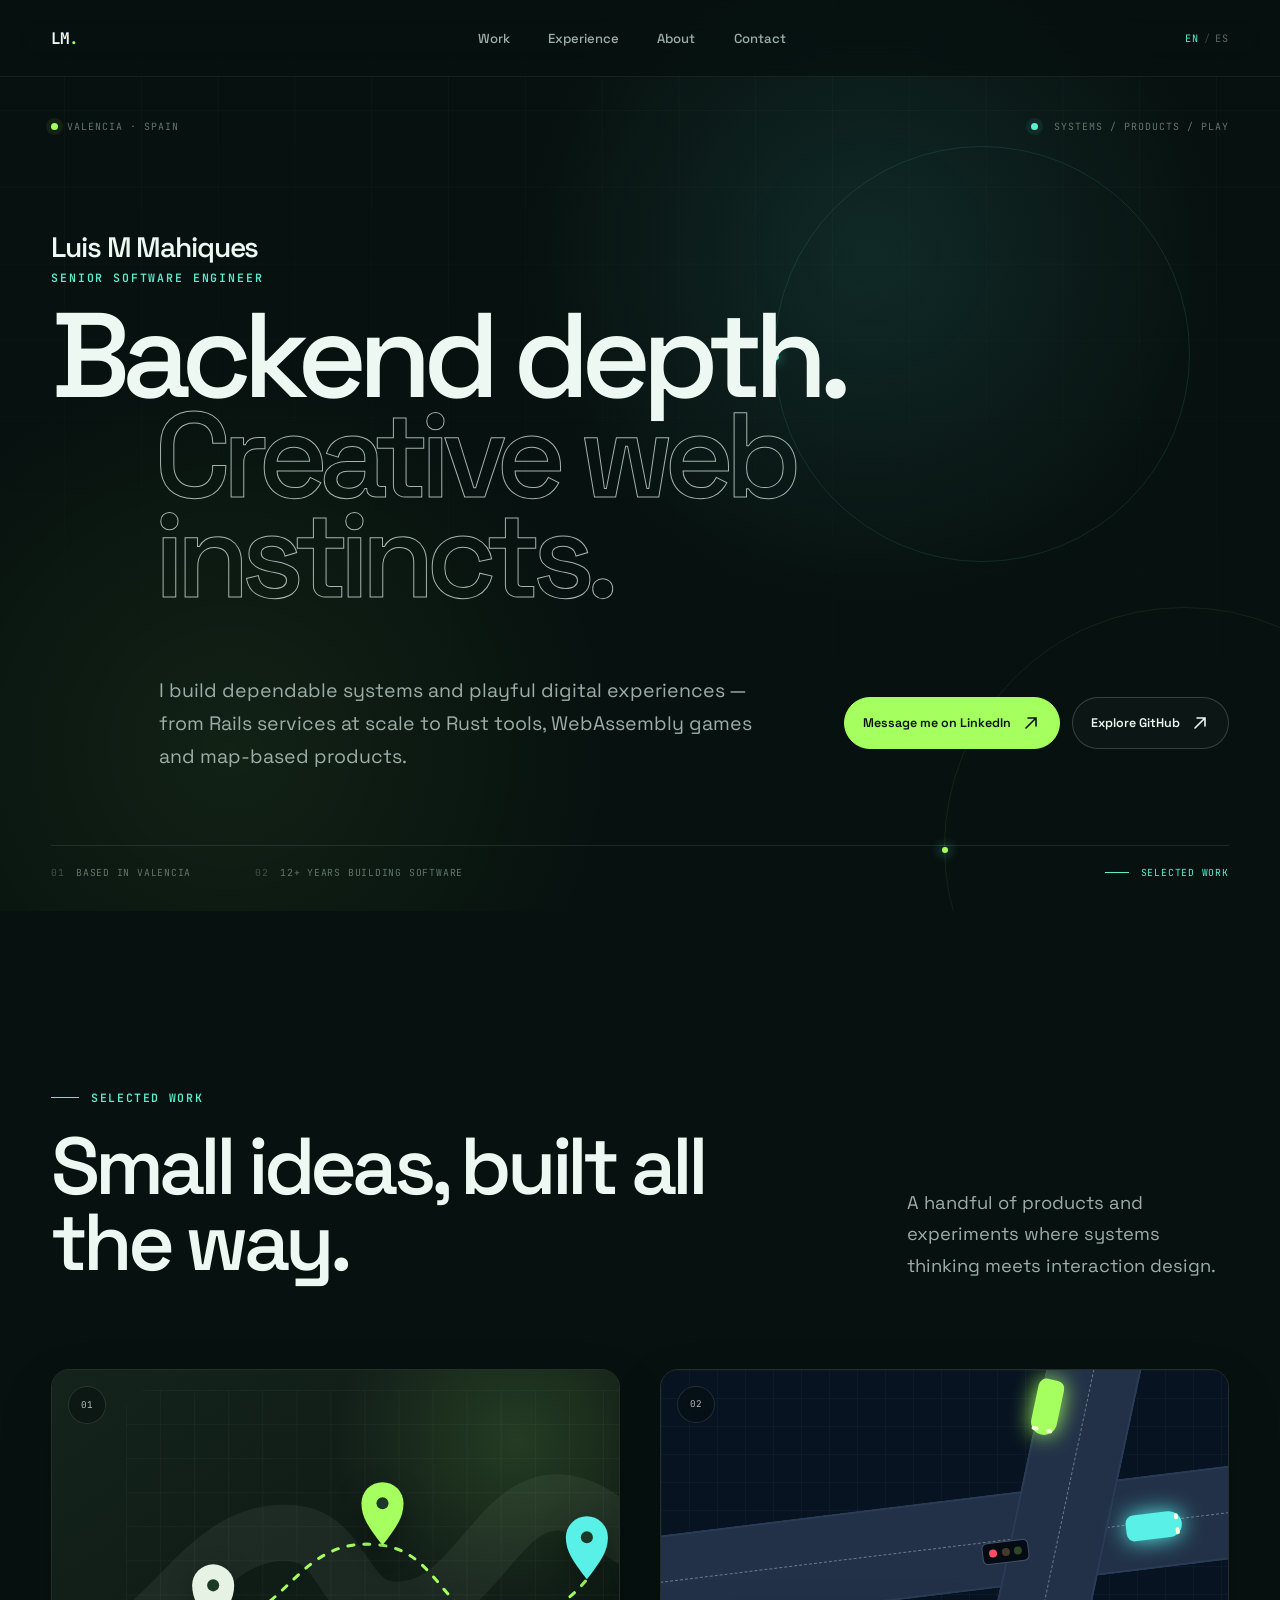
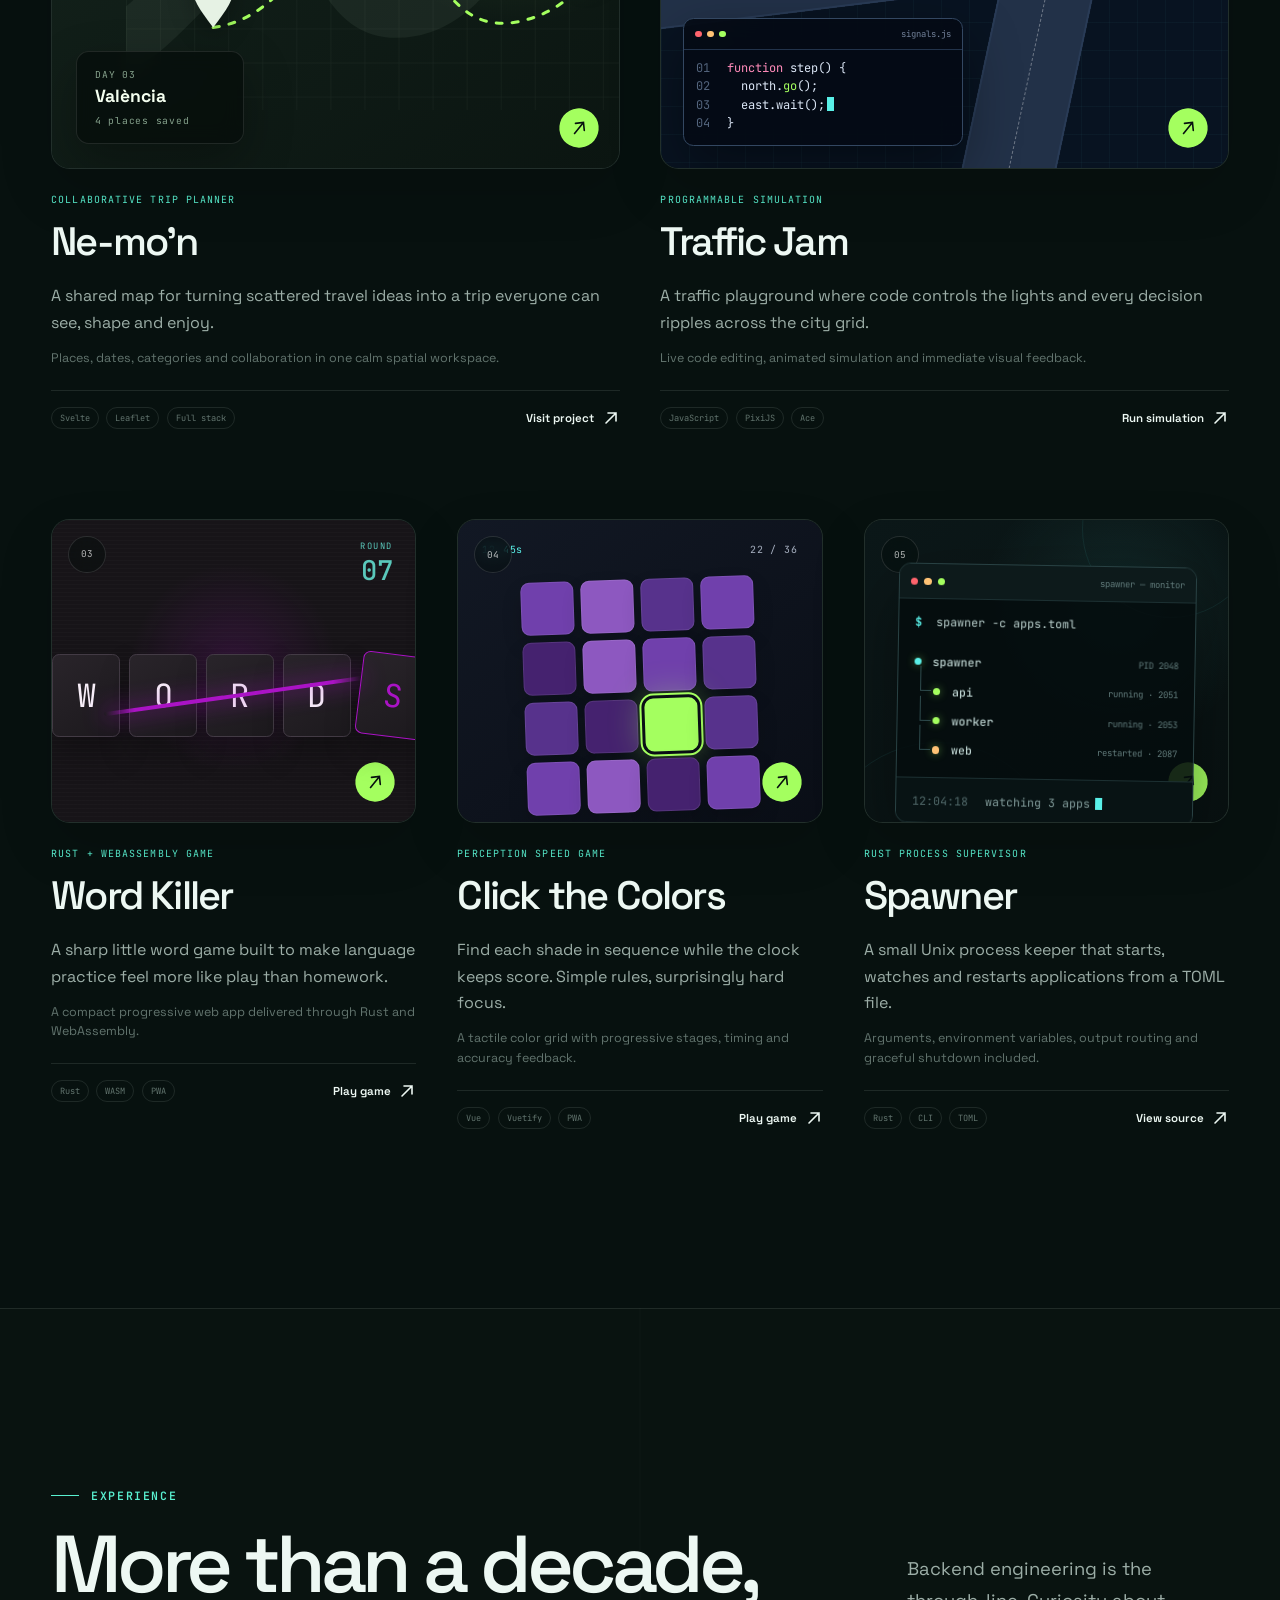
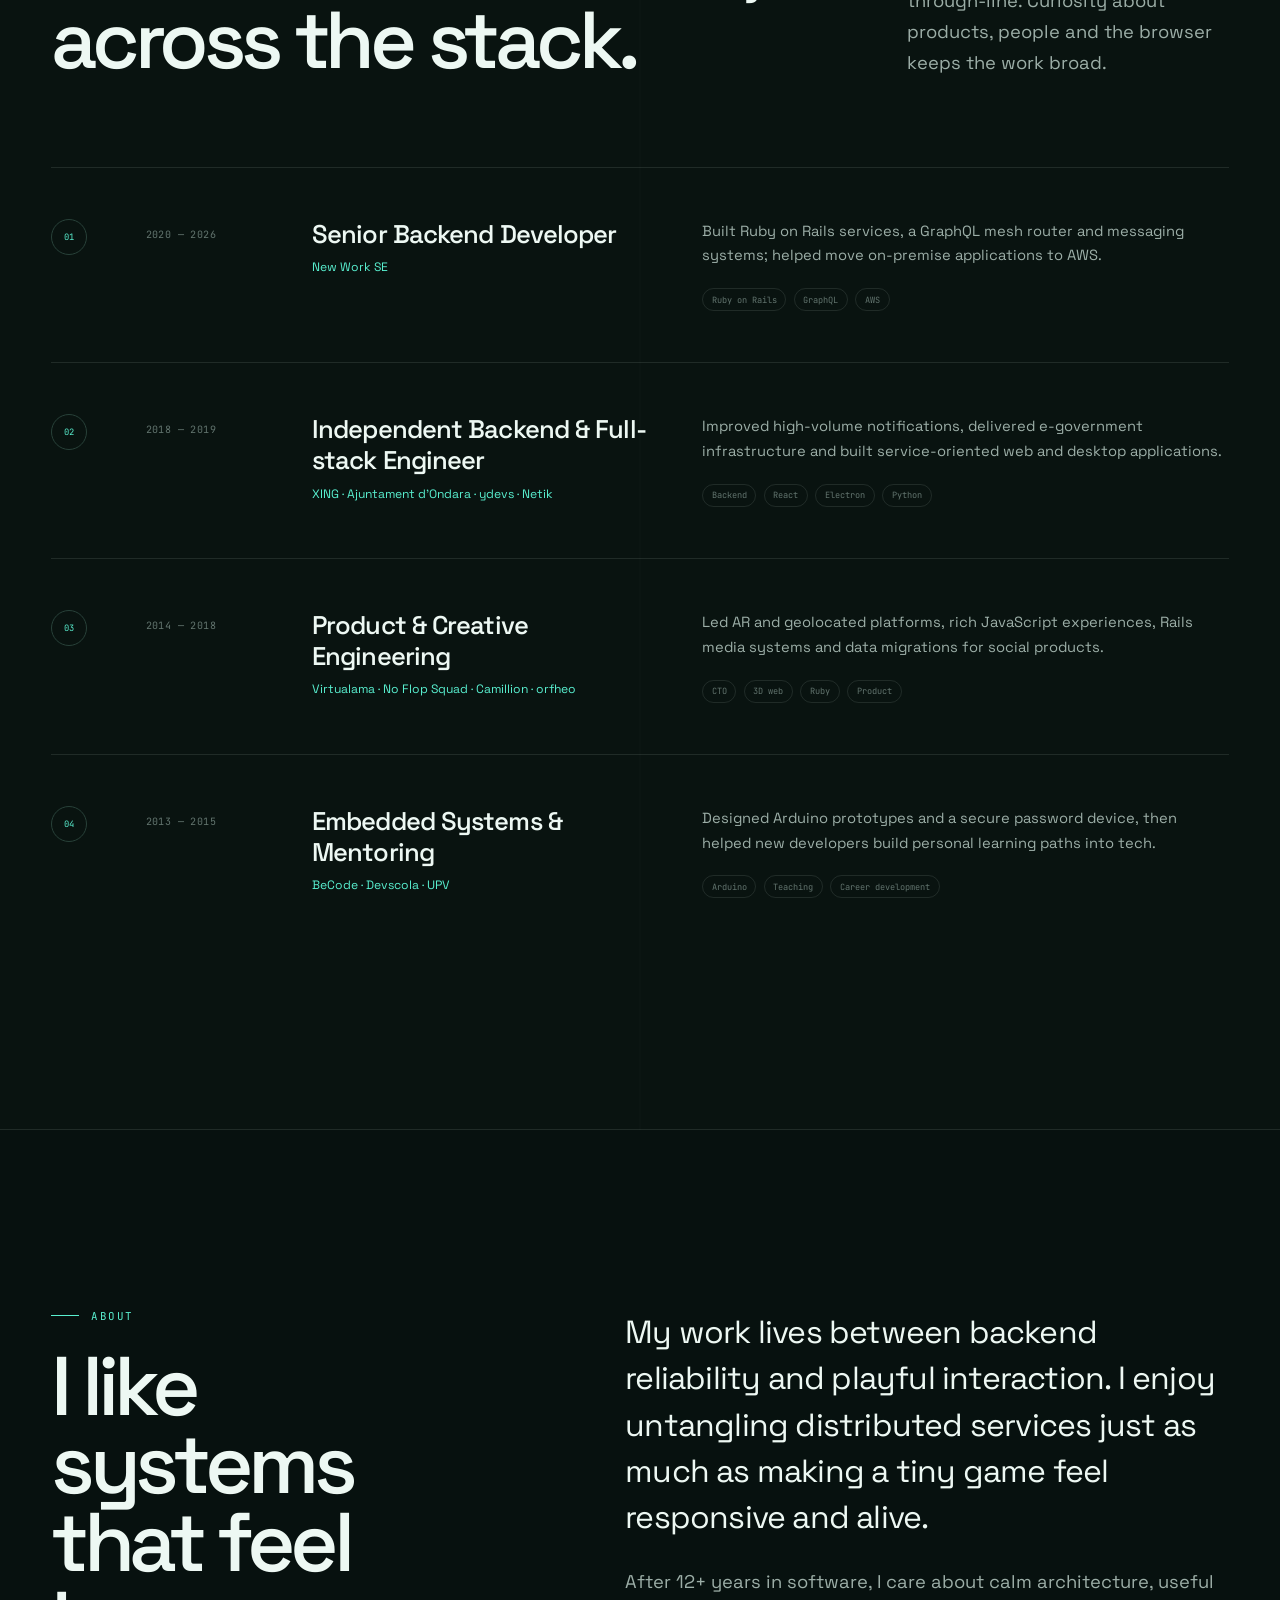
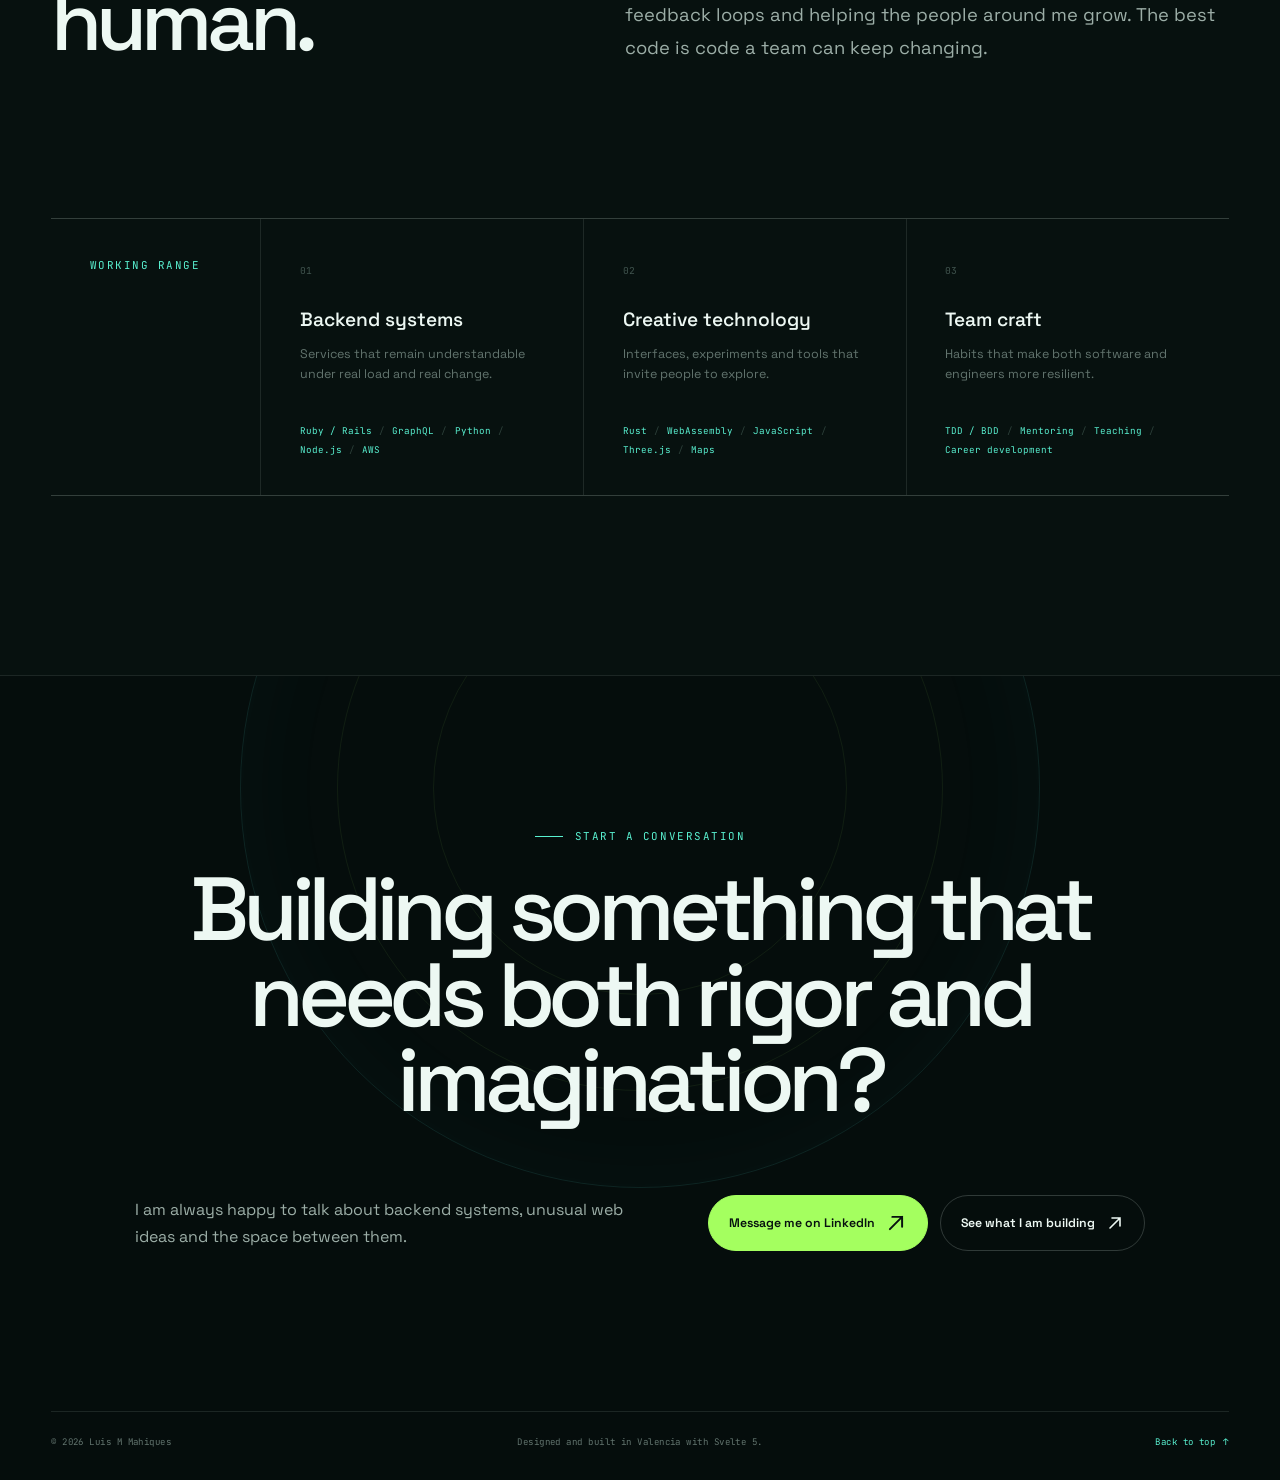
<file: index.html>
<!doctype html>
<html lang="en">
  <head>
    <meta charset="utf-8" />
    <meta name="viewport" content="width=device-width, initial-scale=1" />
    <meta name="theme-color" content="#07110f" />
    <link rel="icon" href="/favicon.svg" />
    <link href="./_app/immutable/entry/start.bTrjRBL0.js" rel="modulepreload">
		<link href="./_app/immutable/chunks/Cf5yw4uU.js" rel="modulepreload">
		<link href="./_app/immutable/chunks/CFsvw00M.js" rel="modulepreload">
		<link href="./_app/immutable/entry/app.DKz1NrCL.js" rel="modulepreload">
		<link href="./_app/immutable/chunks/xihTtKlq.js" rel="modulepreload">
		<link href="./_app/immutable/nodes/0.BAHxlASi.js" rel="modulepreload">
		<link href="./_app/immutable/nodes/2.25i-LmXM.js" rel="modulepreload">
		<link href="./_app/immutable/chunks/CzvU5WIw.js" rel="modulepreload">
		<!--dez1kv--><meta name="description" content="Senior software engineer in Valencia with backend depth and creative web instincts. Selected work in Ruby, Rust, JavaScript, GraphQL and AWS."/> <meta name="author" content="Luis M Mahiques Carrasco"/> <meta property="og:type" content="website"/> <meta property="og:title" content="Luis M Mahiques — Senior Software Engineer"/> <meta property="og:description" content="Senior software engineer in Valencia with backend depth and creative web instincts. Selected work in Ruby, Rust, JavaScript, GraphQL and AWS."/> <meta property="og:locale" content="en_US"/> <meta name="twitter:card" content="summary"/> <link rel="canonical" href="/"/> <link rel="alternate" hreflang="en" href="/"/> <link rel="alternate" hreflang="es" href="/es"/> <link rel="alternate" hreflang="x-default" href="/"/><!----><title>Luis M Mahiques — Senior Software Engineer</title>
		<link href="./_app/immutable/assets/0.DtXUK0-F.css" rel="stylesheet">
		<link href="./_app/immutable/assets/PortfolioPage.D9mC_73G.css" rel="stylesheet">
  </head>
  <body data-sveltekit-preload-data="hover">
    <div style="display: contents"><!--[--><!--[0--><!--[--><!--[--><div lang="en" class="portfolio"><header class="svelte-a8kxe2"><div class="header-inner page-shell svelte-a8kxe2"><a class="monogram svelte-a8kxe2" href="/" aria-label="Luis M Mahiques — home">LM<span class="svelte-a8kxe2">.</span></a> <nav aria-label="Main navigation" class="svelte-a8kxe2"><!--[--><a href="#work" class="svelte-a8kxe2">Work</a><a href="#experience" class="svelte-a8kxe2">Experience</a><a href="#about" class="svelte-a8kxe2">About</a><a href="#contact" class="svelte-a8kxe2">Contact</a><!--]--></nav> <div class="actions svelte-a8kxe2"><a class="locale svelte-a8kxe2" href="/es" lang="es" hreflang="es" aria-label="Cambiar a español"><span class="svelte-a8kxe2 active">EN</span><i class="svelte-a8kxe2">/</i><span class="svelte-a8kxe2">ES</span></a> <button class="menu-toggle svelte-a8kxe2" type="button" aria-label="Open navigation" aria-expanded="false"><span class="svelte-a8kxe2"></span><span class="svelte-a8kxe2"></span></button></div></div></header><!----> <main><section id="top" class="hero svelte-1q37ri0" aria-labelledby="hero-title"><div class="hero-grid svelte-1q37ri0" aria-hidden="true"></div> <div class="orbit orbit-one svelte-1q37ri0" aria-hidden="true"><i class="svelte-1q37ri0"></i></div> <div class="orbit orbit-two svelte-1q37ri0" aria-hidden="true"><i class="svelte-1q37ri0"></i></div> <div class="page-shell hero-inner svelte-1q37ri0"><div class="hero-topline svelte-1q37ri0"><p class="status svelte-1q37ri0"><span class="svelte-1q37ri0"></span>Valencia · Spain</p> <p class="signal svelte-1q37ri0"><i class="svelte-1q37ri0"></i> systems / products / play</p></div> <div class="hero-copy svelte-1q37ri0"><p class="hero-name svelte-1q37ri0">Luis M Mahiques</p> <p class="eyebrow svelte-1q37ri0">Senior software engineer</p> <h1 id="hero-title" class="svelte-1q37ri0"><span class="svelte-1q37ri0">Backend depth.</span><em class="svelte-1q37ri0">Creative web instincts.</em></h1> <div class="hero-bottom svelte-1q37ri0"><p class="summary svelte-1q37ri0">I build dependable systems and playful digital experiences — from Rails services at scale to Rust tools, WebAssembly games and map-based products.</p> <div class="cta-row svelte-1q37ri0"><a class="button button-primary svelte-1q37ri0" href="https://www.linkedin.com/in/luis-m-mahiques-carrasco" target="_blank" rel="noreferrer">Message me on LinkedIn<svg width="18" height="18" viewBox="0 0 18 18" fill="none" aria-hidden="true" focusable="false"><path d="M4 14 14 4M6 4h8v8" stroke="currentColor" stroke-width="1.6" stroke-linecap="round"></path></svg><!----></a> <a class="button button-quiet svelte-1q37ri0" href="https://github.com/chapuzzo" target="_blank" rel="noreferrer">Explore GitHub<svg width="18" height="18" viewBox="0 0 18 18" fill="none" aria-hidden="true" focusable="false"><path d="M4 14 14 4M6 4h8v8" stroke="currentColor" stroke-width="1.6" stroke-linecap="round"></path></svg><!----></a></div></div></div> <div class="hero-meta svelte-1q37ri0"><p class="svelte-1q37ri0"><span class="svelte-1q37ri0">01</span>Based in Valencia</p> <p class="svelte-1q37ri0"><span class="svelte-1q37ri0">02</span>12+ years building software</p> <a href="#work" class="svelte-1q37ri0"><i class="svelte-1q37ri0"></i>Selected work</a></div></div></section><!----> <section id="work" class="section page-shell"><header class="section-heading svelte-2penap"><p class="eyebrow svelte-2penap"><span aria-hidden="true" class="svelte-2penap"></span>Selected work</p> <div class="heading-grid svelte-2penap"><h2 class="svelte-2penap">Small ideas, built all the way.</h2> <p class="svelte-2penap">A handful of products and experiments where systems thinking meets interaction design.</p></div></header><!----> <div class="projects svelte-1eeipl0"><!--[--><article class="svelte-oviq8z wide"><a class="visual svelte-oviq8z" href="https://nemon.chpz.eu" target="_blank" rel="noreferrer" aria-label="Ne-mo'n: Visit project"><!--[0--><div class="scene svelte-okrwdl" aria-hidden="true"><svg viewBox="0 0 520 320" role="presentation" class="svelte-okrwdl"><defs class="svelte-okrwdl"><pattern id="map-grid" width="34" height="34" patternUnits="userSpaceOnUse" class="svelte-okrwdl"><path d="M34 0H0V34" fill="none" stroke="currentColor" stroke-opacity=".08" class="svelte-okrwdl"></path></pattern></defs><rect width="520" height="320" rx="20" fill="url(#map-grid)" class="svelte-okrwdl"></rect><path class="terrain svelte-okrwdl" d="M-20 263c74-36 105-128 187-120 58 6 47 88 117 75 68-12 90-116 156-105 40 7 55 43 100 47"></path><path class="route svelte-okrwdl" d="M87 237c77-10 84-94 169-82 63 9 62 91 137 76 27-6 49-20 67-42"></path><g class="pin pin-a svelte-okrwdl" transform="translate(87 237)"><path d="M0 0c-14-18-21-28-21-42a21 21 0 1 1 42 0C21-28 14-18 0 0Z" class="svelte-okrwdl"></path><circle cy="-42" r="6" class="svelte-okrwdl"></circle></g><g class="pin pin-b svelte-okrwdl" transform="translate(256 155)"><path d="M0 0c-14-18-21-28-21-42a21 21 0 1 1 42 0C21-28 14-18 0 0Z" class="svelte-okrwdl"></path><circle cy="-42" r="6" class="svelte-okrwdl"></circle></g><g class="pin pin-c svelte-okrwdl" transform="translate(460 189)"><path d="M0 0c-14-18-21-28-21-42a21 21 0 1 1 42 0C21-28 14-18 0 0Z" class="svelte-okrwdl"></path><circle cy="-42" r="6" class="svelte-okrwdl"></circle></g></svg> <div class="trip-card svelte-okrwdl"><span class="svelte-okrwdl">DAY 03</span> <strong class="svelte-okrwdl">València</strong> <i class="svelte-okrwdl">4 places saved</i></div></div><!--]--><!----> <span class="number svelte-oviq8z">01</span> <span class="open svelte-oviq8z"><svg width="22" height="22" viewBox="0 0 18 18" fill="none" aria-hidden="true" focusable="false"><path d="M4 14 14 4M6 4h8v8" stroke="currentColor" stroke-width="1.6" stroke-linecap="round"></path></svg><!----></span></a> <div class="copy svelte-oviq8z"><p class="category svelte-oviq8z">Collaborative trip planner</p> <h3 class="svelte-oviq8z"><a href="https://nemon.chpz.eu" target="_blank" rel="noreferrer" class="svelte-oviq8z">Ne-mo'n</a></h3> <p class="description svelte-oviq8z">A shared map for turning scattered travel ideas into a trip everyone can see, shape and enjoy.</p> <p class="detail svelte-oviq8z">Places, dates, categories and collaboration in one calm spatial workspace.</p> <footer class="svelte-oviq8z"><ul aria-label="Technologies" class="svelte-oviq8z"><!--[--><li class="svelte-oviq8z">Svelte</li><li class="svelte-oviq8z">Leaflet</li><li class="svelte-oviq8z">Full stack</li><!--]--></ul> <a class="project-link svelte-oviq8z" href="https://nemon.chpz.eu" target="_blank" rel="noreferrer">Visit project<svg width="18" height="18" viewBox="0 0 18 18" fill="none" aria-hidden="true" focusable="false"><path d="M4 14 14 4M6 4h8v8" stroke="currentColor" stroke-width="1.6" stroke-linecap="round"></path></svg><!----></a></footer></div></article><article class="svelte-oviq8z wide"><a class="visual svelte-oviq8z" href="https://tj.chpz.eu" target="_blank" rel="noreferrer" aria-label="Traffic Jam: Run simulation"><!--[1--><div class="scene svelte-69xwg9" aria-hidden="true"><div class="road road-x svelte-69xwg9"></div> <div class="road road-y svelte-69xwg9"></div> <div class="car car-one svelte-69xwg9"></div> <div class="car car-two svelte-69xwg9"></div> <div class="lights svelte-69xwg9"><i class="svelte-69xwg9"></i><i class="svelte-69xwg9"></i><i class="svelte-69xwg9"></i></div> <div class="editor svelte-69xwg9"><div class="editor-bar svelte-69xwg9"><i class="svelte-69xwg9"></i><i class="svelte-69xwg9"></i><i class="svelte-69xwg9"></i><span class="svelte-69xwg9">signals.js</span></div> <code class="svelte-69xwg9"><b class="svelte-69xwg9">01</b> <em class="svelte-69xwg9">function</em> step() {</code> <code class="svelte-69xwg9"><b class="svelte-69xwg9">02</b>   north.<mark class="svelte-69xwg9">go</mark>();</code> <code class="svelte-69xwg9"><b class="svelte-69xwg9">03</b>   east.wait();<span class="cursor svelte-69xwg9"></span></code> <code class="svelte-69xwg9"><b class="svelte-69xwg9">04</b> }</code></div></div><!--]--><!----> <span class="number svelte-oviq8z">02</span> <span class="open svelte-oviq8z"><svg width="22" height="22" viewBox="0 0 18 18" fill="none" aria-hidden="true" focusable="false"><path d="M4 14 14 4M6 4h8v8" stroke="currentColor" stroke-width="1.6" stroke-linecap="round"></path></svg><!----></span></a> <div class="copy svelte-oviq8z"><p class="category svelte-oviq8z">Programmable simulation</p> <h3 class="svelte-oviq8z"><a href="https://tj.chpz.eu" target="_blank" rel="noreferrer" class="svelte-oviq8z">Traffic Jam</a></h3> <p class="description svelte-oviq8z">A traffic playground where code controls the lights and every decision ripples across the city grid.</p> <p class="detail svelte-oviq8z">Live code editing, animated simulation and immediate visual feedback.</p> <footer class="svelte-oviq8z"><ul aria-label="Technologies" class="svelte-oviq8z"><!--[--><li class="svelte-oviq8z">JavaScript</li><li class="svelte-oviq8z">PixiJS</li><li class="svelte-oviq8z">Ace</li><!--]--></ul> <a class="project-link svelte-oviq8z" href="https://tj.chpz.eu" target="_blank" rel="noreferrer">Run simulation<svg width="18" height="18" viewBox="0 0 18 18" fill="none" aria-hidden="true" focusable="false"><path d="M4 14 14 4M6 4h8v8" stroke="currentColor" stroke-width="1.6" stroke-linecap="round"></path></svg><!----></a></footer></div></article><article class="svelte-oviq8z"><a class="visual svelte-oviq8z" href="https://wk.chpz.eu/" target="_blank" rel="noreferrer" aria-label="Word Killer: Play game"><!--[2--><div class="scene svelte-12n7tl2" aria-hidden="true"><div class="counter svelte-12n7tl2"><span class="svelte-12n7tl2">ROUND</span><strong class="svelte-12n7tl2">07</strong></div> <div class="word svelte-12n7tl2"><i class="svelte-12n7tl2">W</i><i class="svelte-12n7tl2">O</i><i class="svelte-12n7tl2">R</i><i class="svelte-12n7tl2">D</i><i class="killed svelte-12n7tl2">S</i></div> <div class="slash svelte-12n7tl2"></div> <div class="terminal-line svelte-12n7tl2"><span class="svelte-12n7tl2">></span> next_word()<b class="svelte-12n7tl2"></b></div></div><!--]--><!----> <span class="number svelte-oviq8z">03</span> <span class="open svelte-oviq8z"><svg width="22" height="22" viewBox="0 0 18 18" fill="none" aria-hidden="true" focusable="false"><path d="M4 14 14 4M6 4h8v8" stroke="currentColor" stroke-width="1.6" stroke-linecap="round"></path></svg><!----></span></a> <div class="copy svelte-oviq8z"><p class="category svelte-oviq8z">Rust + WebAssembly game</p> <h3 class="svelte-oviq8z"><a href="https://wk.chpz.eu/" target="_blank" rel="noreferrer" class="svelte-oviq8z">Word Killer</a></h3> <p class="description svelte-oviq8z">A sharp little word game built to make language practice feel more like play than homework.</p> <p class="detail svelte-oviq8z">A compact progressive web app delivered through Rust and WebAssembly.</p> <footer class="svelte-oviq8z"><ul aria-label="Technologies" class="svelte-oviq8z"><!--[--><li class="svelte-oviq8z">Rust</li><li class="svelte-oviq8z">WASM</li><li class="svelte-oviq8z">PWA</li><!--]--></ul> <a class="project-link svelte-oviq8z" href="https://wk.chpz.eu/" target="_blank" rel="noreferrer">Play game<svg width="18" height="18" viewBox="0 0 18 18" fill="none" aria-hidden="true" focusable="false"><path d="M4 14 14 4M6 4h8v8" stroke="currentColor" stroke-width="1.6" stroke-linecap="round"></path></svg><!----></a></footer></div></article><article class="svelte-oviq8z"><a class="visual svelte-oviq8z" href="https://clickthecolors.com/#/" target="_blank" rel="noreferrer" aria-label="Click the Colors: Play game"><!--[3--><div class="scene svelte-njo9ii" aria-hidden="true"><div class="score svelte-njo9ii"><span class="svelte-njo9ii">12.45s</span><b class="svelte-njo9ii">22 / 36</b></div> <div class="grid svelte-njo9ii"><!--[--><i class="svelte-njo9ii"></i><i class="svelte-njo9ii"></i><i class="svelte-njo9ii"></i><i class="svelte-njo9ii"></i><i class="svelte-njo9ii"></i><i class="svelte-njo9ii"></i><i class="svelte-njo9ii"></i><i class="svelte-njo9ii"></i><i class="svelte-njo9ii"></i><i class="svelte-njo9ii"></i><i class="svelte-njo9ii target"></i><i class="svelte-njo9ii"></i><i class="svelte-njo9ii"></i><i class="svelte-njo9ii"></i><i class="svelte-njo9ii"></i><i class="svelte-njo9ii"></i><!--]--></div> <div class="progress svelte-njo9ii"><span class="svelte-njo9ii"></span></div></div><!--]--><!----> <span class="number svelte-oviq8z">04</span> <span class="open svelte-oviq8z"><svg width="22" height="22" viewBox="0 0 18 18" fill="none" aria-hidden="true" focusable="false"><path d="M4 14 14 4M6 4h8v8" stroke="currentColor" stroke-width="1.6" stroke-linecap="round"></path></svg><!----></span></a> <div class="copy svelte-oviq8z"><p class="category svelte-oviq8z">Perception speed game</p> <h3 class="svelte-oviq8z"><a href="https://clickthecolors.com/#/" target="_blank" rel="noreferrer" class="svelte-oviq8z">Click the Colors</a></h3> <p class="description svelte-oviq8z">Find each shade in sequence while the clock keeps score. Simple rules, surprisingly hard focus.</p> <p class="detail svelte-oviq8z">A tactile color grid with progressive stages, timing and accuracy feedback.</p> <footer class="svelte-oviq8z"><ul aria-label="Technologies" class="svelte-oviq8z"><!--[--><li class="svelte-oviq8z">Vue</li><li class="svelte-oviq8z">Vuetify</li><li class="svelte-oviq8z">PWA</li><!--]--></ul> <a class="project-link svelte-oviq8z" href="https://clickthecolors.com/#/" target="_blank" rel="noreferrer">Play game<svg width="18" height="18" viewBox="0 0 18 18" fill="none" aria-hidden="true" focusable="false"><path d="M4 14 14 4M6 4h8v8" stroke="currentColor" stroke-width="1.6" stroke-linecap="round"></path></svg><!----></a></footer></div></article><article class="svelte-oviq8z"><a class="visual svelte-oviq8z" href="https://github.com/chapuzzo/spawner" target="_blank" rel="noreferrer" aria-label="Spawner: View source"><!--[-1--><div class="scene svelte-svh8ye" aria-hidden="true"><div class="terminal svelte-svh8ye"><header class="svelte-svh8ye"><i class="svelte-svh8ye"></i><i class="svelte-svh8ye"></i><i class="svelte-svh8ye"></i><span class="svelte-svh8ye">spawner — monitor</span></header> <div class="command svelte-svh8ye"><b class="svelte-svh8ye">$</b> spawner -c apps.toml</div> <div class="tree svelte-svh8ye"><p class="svelte-svh8ye"><span class="pulse svelte-svh8ye"></span><strong class="svelte-svh8ye">spawner</strong><em class="svelte-svh8ye">PID 2048</em></p> <p class="child svelte-svh8ye"><span class="svelte-svh8ye"></span><strong class="svelte-svh8ye">api</strong><em class="svelte-svh8ye">running · 2051</em></p> <p class="child svelte-svh8ye"><span class="svelte-svh8ye"></span><strong class="svelte-svh8ye">worker</strong><em class="svelte-svh8ye">running · 2053</em></p> <p class="child restart svelte-svh8ye"><span class="svelte-svh8ye"></span><strong class="svelte-svh8ye">web</strong><em class="svelte-svh8ye">restarted · 2087</em></p></div> <div class="log svelte-svh8ye"><span class="svelte-svh8ye">12:04:18</span> watching 3 apps<span class="cursor svelte-svh8ye"></span></div></div></div><!--]--><!----> <span class="number svelte-oviq8z">05</span> <span class="open svelte-oviq8z"><svg width="22" height="22" viewBox="0 0 18 18" fill="none" aria-hidden="true" focusable="false"><path d="M4 14 14 4M6 4h8v8" stroke="currentColor" stroke-width="1.6" stroke-linecap="round"></path></svg><!----></span></a> <div class="copy svelte-oviq8z"><p class="category svelte-oviq8z">Rust process supervisor</p> <h3 class="svelte-oviq8z"><a href="https://github.com/chapuzzo/spawner" target="_blank" rel="noreferrer" class="svelte-oviq8z">Spawner</a></h3> <p class="description svelte-oviq8z">A small Unix process keeper that starts, watches and restarts applications from a TOML file.</p> <p class="detail svelte-oviq8z">Arguments, environment variables, output routing and graceful shutdown included.</p> <footer class="svelte-oviq8z"><ul aria-label="Technologies" class="svelte-oviq8z"><!--[--><li class="svelte-oviq8z">Rust</li><li class="svelte-oviq8z">CLI</li><li class="svelte-oviq8z">TOML</li><!--]--></ul> <a class="project-link svelte-oviq8z" href="https://github.com/chapuzzo/spawner" target="_blank" rel="noreferrer">View source<svg width="18" height="18" viewBox="0 0 18 18" fill="none" aria-hidden="true" focusable="false"><path d="M4 14 14 4M6 4h8v8" stroke="currentColor" stroke-width="1.6" stroke-linecap="round"></path></svg><!----></a></footer></div></article><!--]--></div></section><!----> <section id="experience" class="section experience-section svelte-1nqhbn7"><div class="page-shell"><header class="section-heading svelte-2penap"><p class="eyebrow svelte-2penap"><span aria-hidden="true" class="svelte-2penap"></span>Experience</p> <div class="heading-grid svelte-2penap"><h2 class="svelte-2penap">More than a decade, across the stack.</h2> <p class="svelte-2penap">Backend engineering is the through-line. Curiosity about products, people and the browser keeps the work broad.</p></div></header><!----> <ol class="svelte-1nqhbn7"><!--[--><li class="svelte-1nqhbn7"><div class="marker svelte-1nqhbn7"><span>01</span></div> <p class="period svelte-1nqhbn7">2020 — 2026</p> <div class="role svelte-1nqhbn7"><h3 class="svelte-1nqhbn7">Senior Backend Developer</h3> <p class="svelte-1nqhbn7">New Work SE</p></div> <div class="details svelte-1nqhbn7"><p class="svelte-1nqhbn7">Built Ruby on Rails services, a GraphQL mesh router and messaging systems; helped move on-premise applications to AWS.</p> <ul aria-label="Focus areas" class="svelte-1nqhbn7"><!--[--><li class="svelte-1nqhbn7">Ruby on Rails</li><li class="svelte-1nqhbn7">GraphQL</li><li class="svelte-1nqhbn7">AWS</li><!--]--></ul></div></li><li class="svelte-1nqhbn7"><div class="marker svelte-1nqhbn7"><span>02</span></div> <p class="period svelte-1nqhbn7">2018 — 2019</p> <div class="role svelte-1nqhbn7"><h3 class="svelte-1nqhbn7">Independent Backend &amp; Full-stack Engineer</h3> <p class="svelte-1nqhbn7">XING · Ajuntament d’Ondara · ydevs · Netik</p></div> <div class="details svelte-1nqhbn7"><p class="svelte-1nqhbn7">Improved high-volume notifications, delivered e-government infrastructure and built service-oriented web and desktop applications.</p> <ul aria-label="Focus areas" class="svelte-1nqhbn7"><!--[--><li class="svelte-1nqhbn7">Backend</li><li class="svelte-1nqhbn7">React</li><li class="svelte-1nqhbn7">Electron</li><li class="svelte-1nqhbn7">Python</li><!--]--></ul></div></li><li class="svelte-1nqhbn7"><div class="marker svelte-1nqhbn7"><span>03</span></div> <p class="period svelte-1nqhbn7">2014 — 2018</p> <div class="role svelte-1nqhbn7"><h3 class="svelte-1nqhbn7">Product &amp; Creative Engineering</h3> <p class="svelte-1nqhbn7">Virtualama · No Flop Squad · Camillion · orfheo</p></div> <div class="details svelte-1nqhbn7"><p class="svelte-1nqhbn7">Led AR and geolocated platforms, rich JavaScript experiences, Rails media systems and data migrations for social products.</p> <ul aria-label="Focus areas" class="svelte-1nqhbn7"><!--[--><li class="svelte-1nqhbn7">CTO</li><li class="svelte-1nqhbn7">3D web</li><li class="svelte-1nqhbn7">Ruby</li><li class="svelte-1nqhbn7">Product</li><!--]--></ul></div></li><li class="svelte-1nqhbn7"><div class="marker svelte-1nqhbn7"><span>04</span></div> <p class="period svelte-1nqhbn7">2013 — 2015</p> <div class="role svelte-1nqhbn7"><h3 class="svelte-1nqhbn7">Embedded Systems &amp; Mentoring</h3> <p class="svelte-1nqhbn7">BeCode · Devscola · UPV</p></div> <div class="details svelte-1nqhbn7"><p class="svelte-1nqhbn7">Designed Arduino prototypes and a secure password device, then helped new developers build personal learning paths into tech.</p> <ul aria-label="Focus areas" class="svelte-1nqhbn7"><!--[--><li class="svelte-1nqhbn7">Arduino</li><li class="svelte-1nqhbn7">Teaching</li><li class="svelte-1nqhbn7">Career development</li><!--]--></ul></div></li><!--]--></ol></div></section><!----> <section id="about" class="section page-shell"><div class="about-grid svelte-22v3ng"><header><p class="eyebrow svelte-22v3ng"><span class="svelte-22v3ng"></span>About</p> <h2 class="svelte-22v3ng">I like systems that feel human.</h2></header> <div class="narrative svelte-22v3ng"><!--[--><p class="svelte-22v3ng lead">My work lives between backend reliability and playful interaction. I enjoy untangling distributed services just as much as making a tiny game feel responsive and alive.</p><p class="svelte-22v3ng">After 12+ years in software, I care about calm architecture, useful feedback loops and helping the people around me grow. The best code is code a team can keep changing.</p><!--]--></div></div> <div class="skills svelte-22v3ng"><p class="skill-label svelte-22v3ng">Working range</p> <!--[--><article class="svelte-22v3ng"><span class="svelte-22v3ng">01</span> <h3 class="svelte-22v3ng">Backend systems</h3> <p class="svelte-22v3ng">Services that remain understandable under real load and real change.</p> <ul aria-label="Backend systems" class="svelte-22v3ng"><!--[--><li class="svelte-22v3ng">Ruby / Rails</li><li class="svelte-22v3ng">GraphQL</li><li class="svelte-22v3ng">Python</li><li class="svelte-22v3ng">Node.js</li><li class="svelte-22v3ng">AWS</li><!--]--></ul></article><article class="svelte-22v3ng"><span class="svelte-22v3ng">02</span> <h3 class="svelte-22v3ng">Creative technology</h3> <p class="svelte-22v3ng">Interfaces, experiments and tools that invite people to explore.</p> <ul aria-label="Creative technology" class="svelte-22v3ng"><!--[--><li class="svelte-22v3ng">Rust</li><li class="svelte-22v3ng">WebAssembly</li><li class="svelte-22v3ng">JavaScript</li><li class="svelte-22v3ng">Three.js</li><li class="svelte-22v3ng">Maps</li><!--]--></ul></article><article class="svelte-22v3ng"><span class="svelte-22v3ng">03</span> <h3 class="svelte-22v3ng">Team craft</h3> <p class="svelte-22v3ng">Habits that make both software and engineers more resilient.</p> <ul aria-label="Team craft" class="svelte-22v3ng"><!--[--><li class="svelte-22v3ng">TDD / BDD</li><li class="svelte-22v3ng">Mentoring</li><li class="svelte-22v3ng">Teaching</li><li class="svelte-22v3ng">Career development</li><!--]--></ul></article><!--]--></div></section><!----></main> <footer id="contact" class="contact-section svelte-1mt7jo5"><div class="contact-glow svelte-1mt7jo5" aria-hidden="true"></div> <div class="page-shell contact-inner svelte-1mt7jo5"><p class="eyebrow svelte-1mt7jo5"><span class="svelte-1mt7jo5"></span>Start a conversation</p> <h2 class="svelte-1mt7jo5">Building something that needs both rigor and imagination?</h2> <div class="contact-row svelte-1mt7jo5"><p class="svelte-1mt7jo5">I am always happy to talk about backend systems, unusual web ideas and the space between them.</p> <div class="actions svelte-1mt7jo5"><a class="primary svelte-1mt7jo5" href="https://www.linkedin.com/in/luis-m-mahiques-carrasco" target="_blank" rel="noreferrer">Message me on LinkedIn<svg width="22" height="22" viewBox="0 0 18 18" fill="none" aria-hidden="true" focusable="false"><path d="M4 14 14 4M6 4h8v8" stroke="currentColor" stroke-width="1.6" stroke-linecap="round"></path></svg><!----></a> <a href="https://github.com/chapuzzo" target="_blank" rel="noreferrer" class="svelte-1mt7jo5">See what I am building<svg width="18" height="18" viewBox="0 0 18 18" fill="none" aria-hidden="true" focusable="false"><path d="M4 14 14 4M6 4h8v8" stroke="currentColor" stroke-width="1.6" stroke-linecap="round"></path></svg><!----></a></div></div> <div class="footer-line svelte-1mt7jo5"><p class="svelte-1mt7jo5">© 2026 Luis M Mahiques</p> <p class="svelte-1mt7jo5">Designed and built in Valencia with Svelte 5.</p> <a href="#top" class="svelte-1mt7jo5">Back to top<span class="svelte-1mt7jo5">↑</span></a></div></div></footer><!----></div><!--]--><!----><!--]--><!--]--> <!--[-1--><!--]--><!--]-->
			
			<script>
				{
					__sveltekit_i81zz1 = {
						base: new URL(".", location).pathname.slice(0, -1)
					};

					const element = document.currentScript.parentElement;

					Promise.all([
						import("./_app/immutable/entry/start.bTrjRBL0.js"),
						import("./_app/immutable/entry/app.DKz1NrCL.js")
					]).then(([kit, app]) => {
						kit.start(app, element, {
							node_ids: [0, 2],
							data: [null,null],
							form: null,
							error: null
						});
					});
				}
			</script>
		</div>
  </body>
</html>
</file>
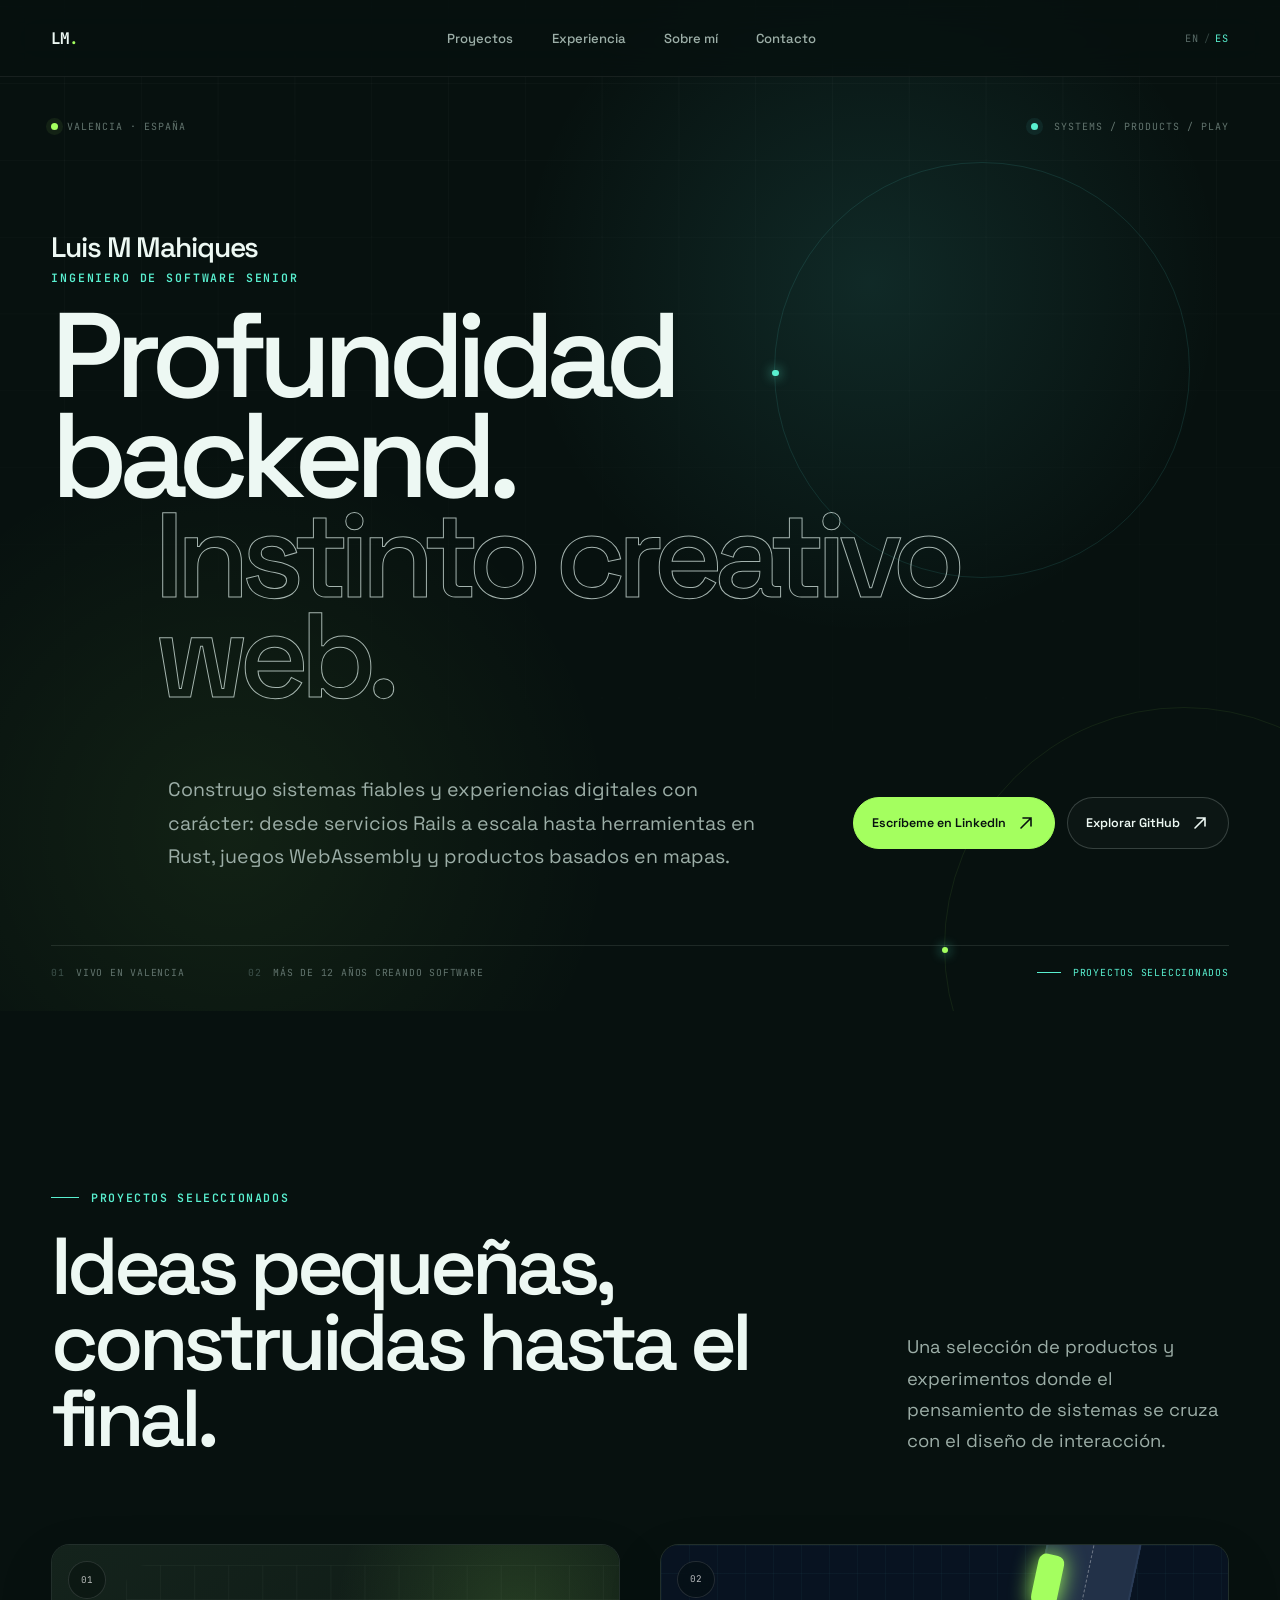
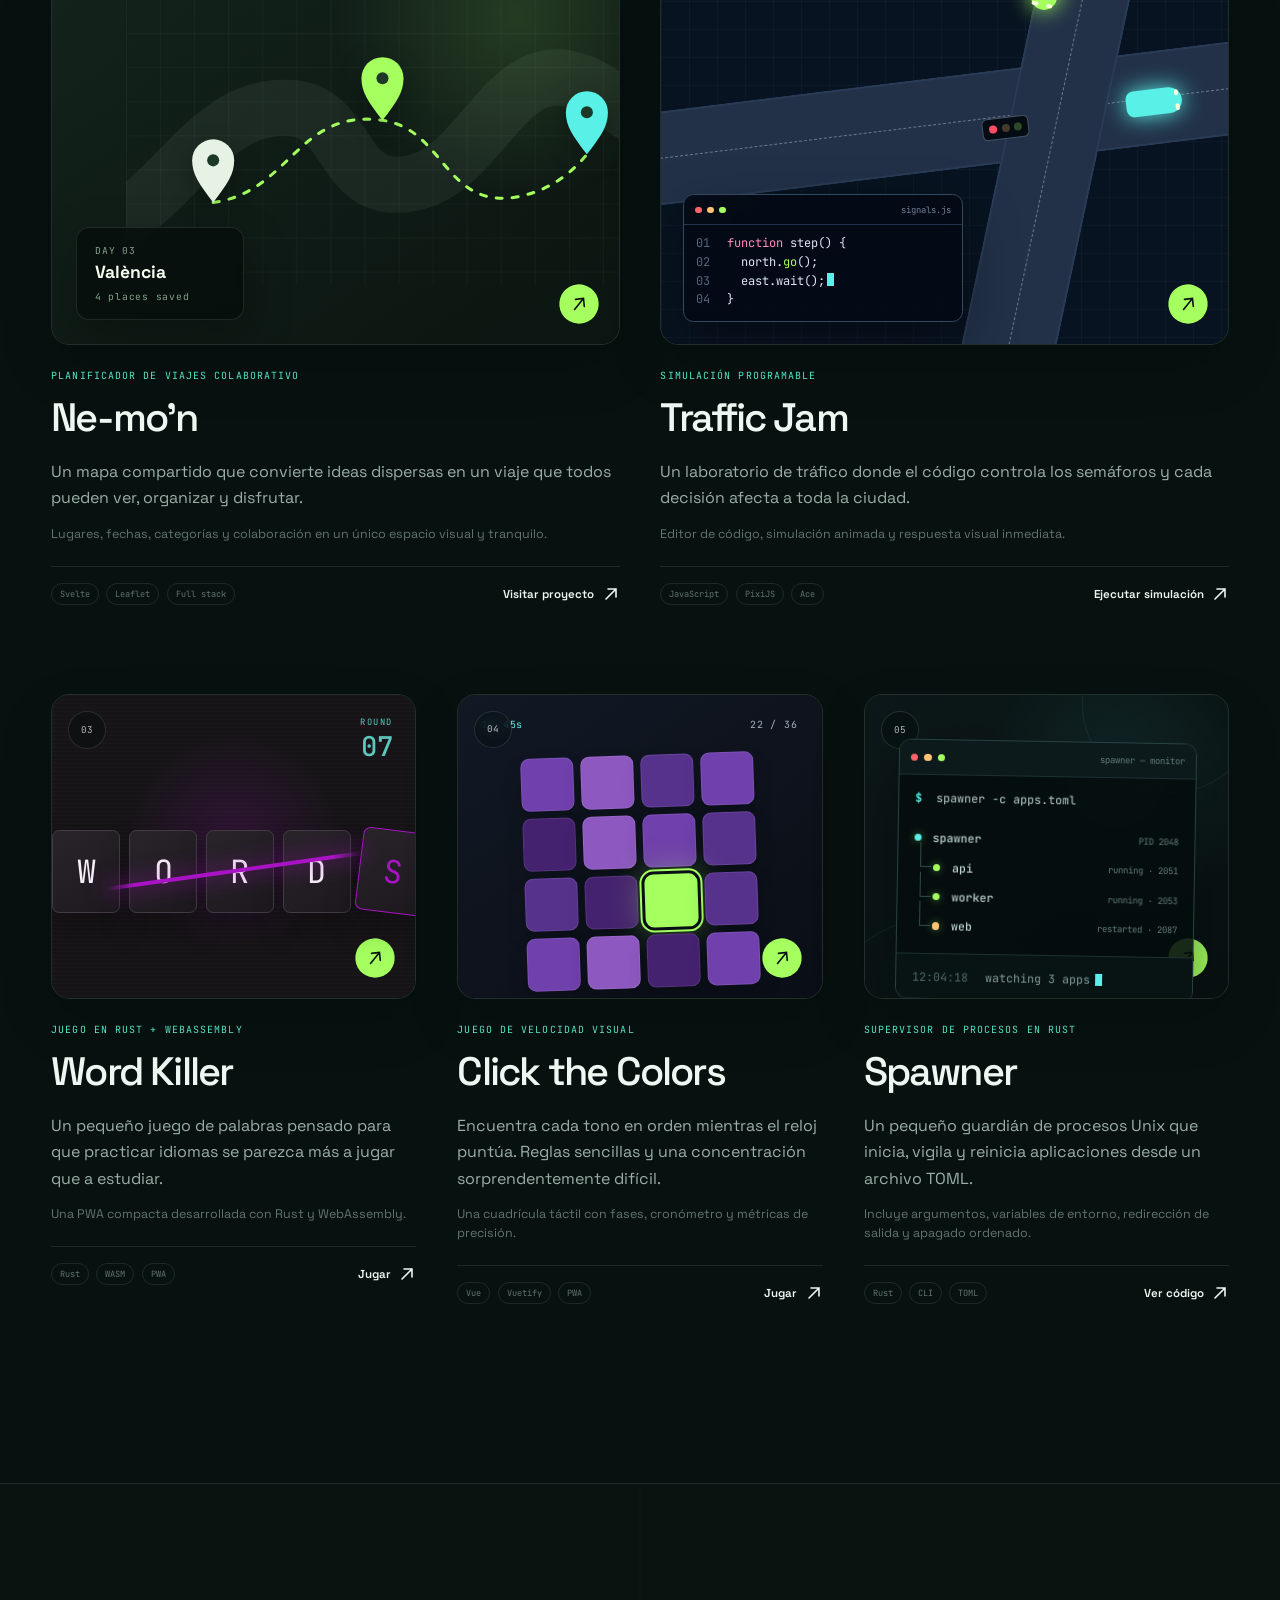
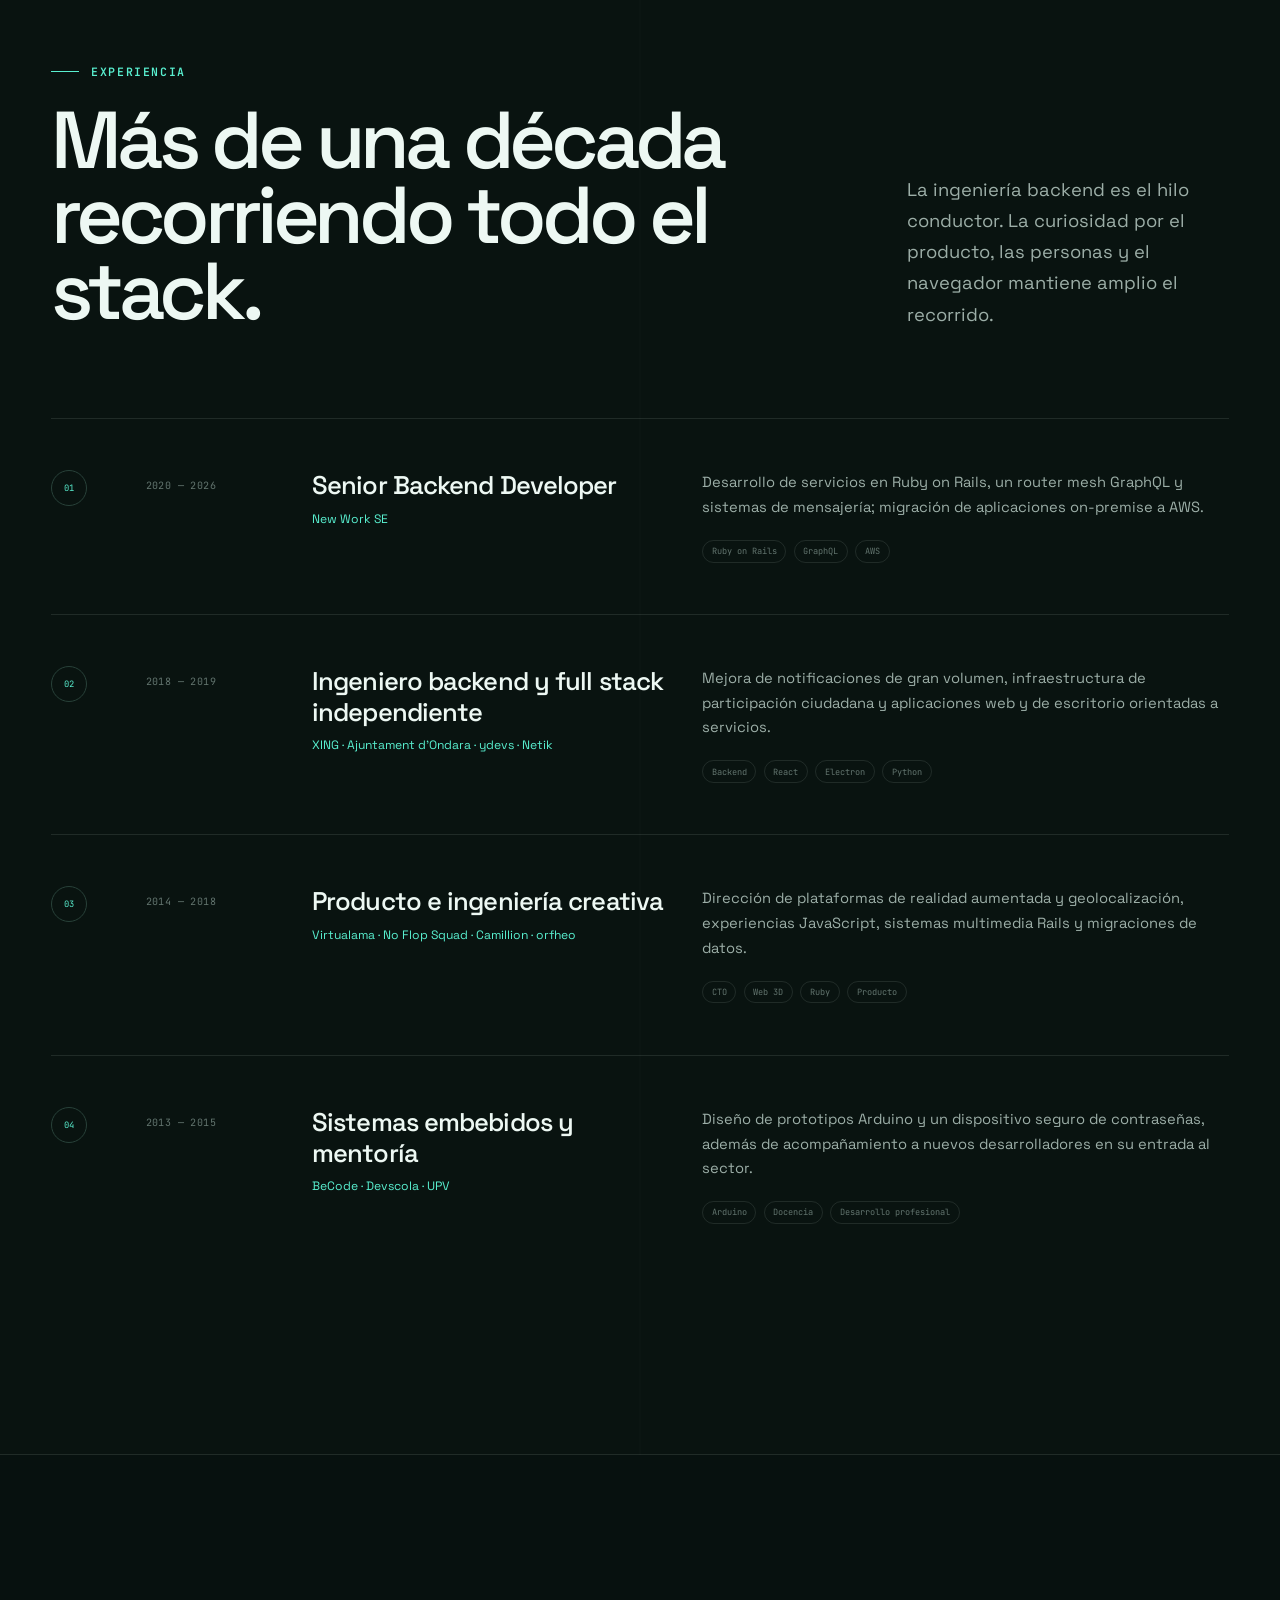
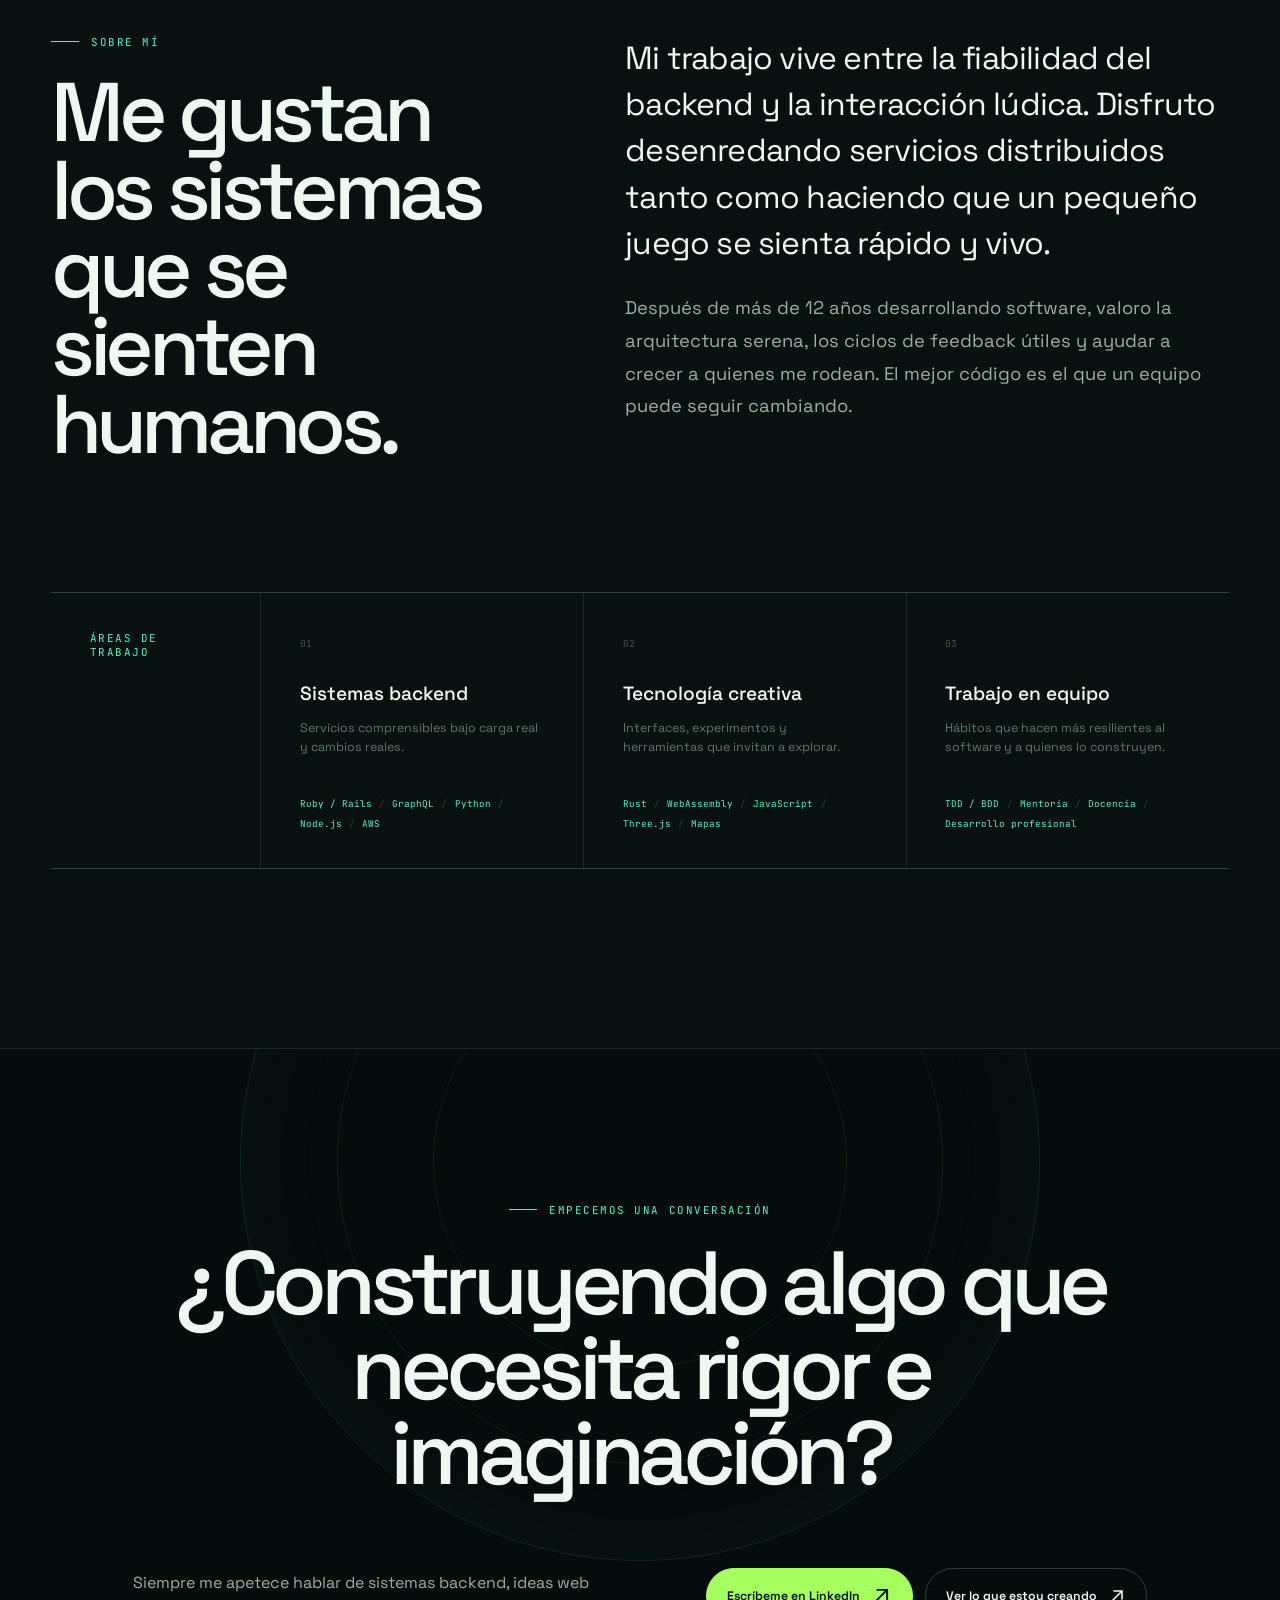
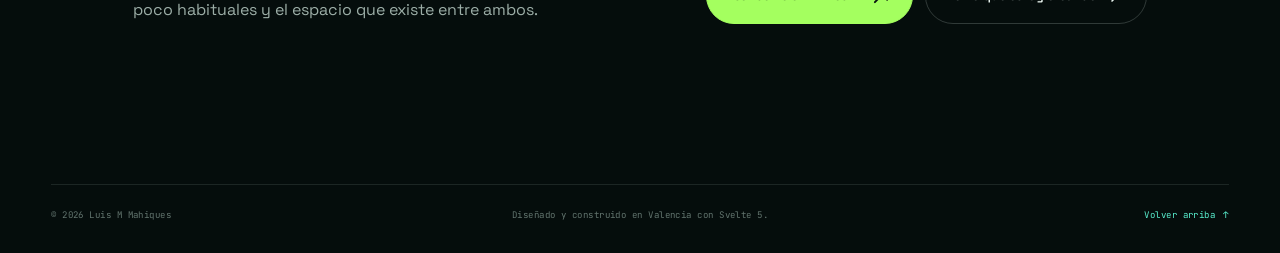
<file: es.html>
<!doctype html>
<html lang="es">
  <head>
    <meta charset="utf-8" />
    <meta name="viewport" content="width=device-width, initial-scale=1" />
    <meta name="theme-color" content="#07110f" />
    <link rel="icon" href="/favicon.svg" />
    <link href="./_app/immutable/entry/start.bTrjRBL0.js" rel="modulepreload">
		<link href="./_app/immutable/chunks/Cf5yw4uU.js" rel="modulepreload">
		<link href="./_app/immutable/chunks/CFsvw00M.js" rel="modulepreload">
		<link href="./_app/immutable/entry/app.DKz1NrCL.js" rel="modulepreload">
		<link href="./_app/immutable/chunks/xihTtKlq.js" rel="modulepreload">
		<link href="./_app/immutable/nodes/0.BAHxlASi.js" rel="modulepreload">
		<link href="./_app/immutable/nodes/3.CY8v8n1g.js" rel="modulepreload">
		<link href="./_app/immutable/chunks/CzvU5WIw.js" rel="modulepreload">
		<!--dez1kv--><meta name="description" content="Ingeniero de software senior en Valencia, especializado en backend y con instinto creativo para la web. Proyectos en Ruby, Rust, JavaScript, GraphQL y AWS."/> <meta name="author" content="Luis M Mahiques Carrasco"/> <meta property="og:type" content="website"/> <meta property="og:title" content="Luis M Mahiques — Ingeniero de software senior"/> <meta property="og:description" content="Ingeniero de software senior en Valencia, especializado en backend y con instinto creativo para la web. Proyectos en Ruby, Rust, JavaScript, GraphQL y AWS."/> <meta property="og:locale" content="es_ES"/> <meta name="twitter:card" content="summary"/> <link rel="canonical" href="/es"/> <link rel="alternate" hreflang="en" href="/"/> <link rel="alternate" hreflang="es" href="/es"/> <link rel="alternate" hreflang="x-default" href="/"/><!----><title>Luis M Mahiques — Ingeniero de software senior</title>
		<link href="./_app/immutable/assets/0.DtXUK0-F.css" rel="stylesheet">
		<link href="./_app/immutable/assets/PortfolioPage.D9mC_73G.css" rel="stylesheet">
  </head>
  <body data-sveltekit-preload-data="hover">
    <div style="display: contents"><!--[--><!--[0--><!--[--><!--[--><div lang="es" class="portfolio"><header class="svelte-a8kxe2"><div class="header-inner page-shell svelte-a8kxe2"><a class="monogram svelte-a8kxe2" href="/es" aria-label="Luis M Mahiques — home">LM<span class="svelte-a8kxe2">.</span></a> <nav aria-label="Main navigation" class="svelte-a8kxe2"><!--[--><a href="#work" class="svelte-a8kxe2">Proyectos</a><a href="#experience" class="svelte-a8kxe2">Experiencia</a><a href="#about" class="svelte-a8kxe2">Sobre mí</a><a href="#contact" class="svelte-a8kxe2">Contacto</a><!--]--></nav> <div class="actions svelte-a8kxe2"><a class="locale svelte-a8kxe2" href="/" lang="en" hreflang="en" aria-label="Switch to English"><span class="svelte-a8kxe2">EN</span><i class="svelte-a8kxe2">/</i><span class="svelte-a8kxe2 active">ES</span></a> <button class="menu-toggle svelte-a8kxe2" type="button" aria-label="Abrir navegación" aria-expanded="false"><span class="svelte-a8kxe2"></span><span class="svelte-a8kxe2"></span></button></div></div></header><!----> <main><section id="top" class="hero svelte-1q37ri0" aria-labelledby="hero-title"><div class="hero-grid svelte-1q37ri0" aria-hidden="true"></div> <div class="orbit orbit-one svelte-1q37ri0" aria-hidden="true"><i class="svelte-1q37ri0"></i></div> <div class="orbit orbit-two svelte-1q37ri0" aria-hidden="true"><i class="svelte-1q37ri0"></i></div> <div class="page-shell hero-inner svelte-1q37ri0"><div class="hero-topline svelte-1q37ri0"><p class="status svelte-1q37ri0"><span class="svelte-1q37ri0"></span>Valencia · España</p> <p class="signal svelte-1q37ri0"><i class="svelte-1q37ri0"></i> systems / products / play</p></div> <div class="hero-copy svelte-1q37ri0"><p class="hero-name svelte-1q37ri0">Luis M Mahiques</p> <p class="eyebrow svelte-1q37ri0">Ingeniero de software senior</p> <h1 id="hero-title" class="svelte-1q37ri0"><span class="svelte-1q37ri0">Profundidad backend.</span><em class="svelte-1q37ri0">Instinto creativo web.</em></h1> <div class="hero-bottom svelte-1q37ri0"><p class="summary svelte-1q37ri0">Construyo sistemas fiables y experiencias digitales con carácter: desde servicios Rails a escala hasta herramientas en Rust, juegos WebAssembly y productos basados en mapas.</p> <div class="cta-row svelte-1q37ri0"><a class="button button-primary svelte-1q37ri0" href="https://www.linkedin.com/in/luis-m-mahiques-carrasco" target="_blank" rel="noreferrer">Escríbeme en LinkedIn<svg width="18" height="18" viewBox="0 0 18 18" fill="none" aria-hidden="true" focusable="false"><path d="M4 14 14 4M6 4h8v8" stroke="currentColor" stroke-width="1.6" stroke-linecap="round"></path></svg><!----></a> <a class="button button-quiet svelte-1q37ri0" href="https://github.com/chapuzzo" target="_blank" rel="noreferrer">Explorar GitHub<svg width="18" height="18" viewBox="0 0 18 18" fill="none" aria-hidden="true" focusable="false"><path d="M4 14 14 4M6 4h8v8" stroke="currentColor" stroke-width="1.6" stroke-linecap="round"></path></svg><!----></a></div></div></div> <div class="hero-meta svelte-1q37ri0"><p class="svelte-1q37ri0"><span class="svelte-1q37ri0">01</span>Vivo en Valencia</p> <p class="svelte-1q37ri0"><span class="svelte-1q37ri0">02</span>Más de 12 años creando software</p> <a href="#work" class="svelte-1q37ri0"><i class="svelte-1q37ri0"></i>Proyectos seleccionados</a></div></div></section><!----> <section id="work" class="section page-shell"><header class="section-heading svelte-2penap"><p class="eyebrow svelte-2penap"><span aria-hidden="true" class="svelte-2penap"></span>Proyectos seleccionados</p> <div class="heading-grid svelte-2penap"><h2 class="svelte-2penap">Ideas pequeñas, construidas hasta el final.</h2> <p class="svelte-2penap">Una selección de productos y experimentos donde el pensamiento de sistemas se cruza con el diseño de interacción.</p></div></header><!----> <div class="projects svelte-1eeipl0"><!--[--><article class="svelte-oviq8z wide"><a class="visual svelte-oviq8z" href="https://nemon.chpz.eu" target="_blank" rel="noreferrer" aria-label="Ne-mo'n: Visitar proyecto"><!--[0--><div class="scene svelte-okrwdl" aria-hidden="true"><svg viewBox="0 0 520 320" role="presentation" class="svelte-okrwdl"><defs class="svelte-okrwdl"><pattern id="map-grid" width="34" height="34" patternUnits="userSpaceOnUse" class="svelte-okrwdl"><path d="M34 0H0V34" fill="none" stroke="currentColor" stroke-opacity=".08" class="svelte-okrwdl"></path></pattern></defs><rect width="520" height="320" rx="20" fill="url(#map-grid)" class="svelte-okrwdl"></rect><path class="terrain svelte-okrwdl" d="M-20 263c74-36 105-128 187-120 58 6 47 88 117 75 68-12 90-116 156-105 40 7 55 43 100 47"></path><path class="route svelte-okrwdl" d="M87 237c77-10 84-94 169-82 63 9 62 91 137 76 27-6 49-20 67-42"></path><g class="pin pin-a svelte-okrwdl" transform="translate(87 237)"><path d="M0 0c-14-18-21-28-21-42a21 21 0 1 1 42 0C21-28 14-18 0 0Z" class="svelte-okrwdl"></path><circle cy="-42" r="6" class="svelte-okrwdl"></circle></g><g class="pin pin-b svelte-okrwdl" transform="translate(256 155)"><path d="M0 0c-14-18-21-28-21-42a21 21 0 1 1 42 0C21-28 14-18 0 0Z" class="svelte-okrwdl"></path><circle cy="-42" r="6" class="svelte-okrwdl"></circle></g><g class="pin pin-c svelte-okrwdl" transform="translate(460 189)"><path d="M0 0c-14-18-21-28-21-42a21 21 0 1 1 42 0C21-28 14-18 0 0Z" class="svelte-okrwdl"></path><circle cy="-42" r="6" class="svelte-okrwdl"></circle></g></svg> <div class="trip-card svelte-okrwdl"><span class="svelte-okrwdl">DAY 03</span> <strong class="svelte-okrwdl">València</strong> <i class="svelte-okrwdl">4 places saved</i></div></div><!--]--><!----> <span class="number svelte-oviq8z">01</span> <span class="open svelte-oviq8z"><svg width="22" height="22" viewBox="0 0 18 18" fill="none" aria-hidden="true" focusable="false"><path d="M4 14 14 4M6 4h8v8" stroke="currentColor" stroke-width="1.6" stroke-linecap="round"></path></svg><!----></span></a> <div class="copy svelte-oviq8z"><p class="category svelte-oviq8z">Planificador de viajes colaborativo</p> <h3 class="svelte-oviq8z"><a href="https://nemon.chpz.eu" target="_blank" rel="noreferrer" class="svelte-oviq8z">Ne-mo'n</a></h3> <p class="description svelte-oviq8z">Un mapa compartido que convierte ideas dispersas en un viaje que todos pueden ver, organizar y disfrutar.</p> <p class="detail svelte-oviq8z">Lugares, fechas, categorías y colaboración en un único espacio visual y tranquilo.</p> <footer class="svelte-oviq8z"><ul aria-label="Technologies" class="svelte-oviq8z"><!--[--><li class="svelte-oviq8z">Svelte</li><li class="svelte-oviq8z">Leaflet</li><li class="svelte-oviq8z">Full stack</li><!--]--></ul> <a class="project-link svelte-oviq8z" href="https://nemon.chpz.eu" target="_blank" rel="noreferrer">Visitar proyecto<svg width="18" height="18" viewBox="0 0 18 18" fill="none" aria-hidden="true" focusable="false"><path d="M4 14 14 4M6 4h8v8" stroke="currentColor" stroke-width="1.6" stroke-linecap="round"></path></svg><!----></a></footer></div></article><article class="svelte-oviq8z wide"><a class="visual svelte-oviq8z" href="https://tj.chpz.eu" target="_blank" rel="noreferrer" aria-label="Traffic Jam: Ejecutar simulación"><!--[1--><div class="scene svelte-69xwg9" aria-hidden="true"><div class="road road-x svelte-69xwg9"></div> <div class="road road-y svelte-69xwg9"></div> <div class="car car-one svelte-69xwg9"></div> <div class="car car-two svelte-69xwg9"></div> <div class="lights svelte-69xwg9"><i class="svelte-69xwg9"></i><i class="svelte-69xwg9"></i><i class="svelte-69xwg9"></i></div> <div class="editor svelte-69xwg9"><div class="editor-bar svelte-69xwg9"><i class="svelte-69xwg9"></i><i class="svelte-69xwg9"></i><i class="svelte-69xwg9"></i><span class="svelte-69xwg9">signals.js</span></div> <code class="svelte-69xwg9"><b class="svelte-69xwg9">01</b> <em class="svelte-69xwg9">function</em> step() {</code> <code class="svelte-69xwg9"><b class="svelte-69xwg9">02</b>   north.<mark class="svelte-69xwg9">go</mark>();</code> <code class="svelte-69xwg9"><b class="svelte-69xwg9">03</b>   east.wait();<span class="cursor svelte-69xwg9"></span></code> <code class="svelte-69xwg9"><b class="svelte-69xwg9">04</b> }</code></div></div><!--]--><!----> <span class="number svelte-oviq8z">02</span> <span class="open svelte-oviq8z"><svg width="22" height="22" viewBox="0 0 18 18" fill="none" aria-hidden="true" focusable="false"><path d="M4 14 14 4M6 4h8v8" stroke="currentColor" stroke-width="1.6" stroke-linecap="round"></path></svg><!----></span></a> <div class="copy svelte-oviq8z"><p class="category svelte-oviq8z">Simulación programable</p> <h3 class="svelte-oviq8z"><a href="https://tj.chpz.eu" target="_blank" rel="noreferrer" class="svelte-oviq8z">Traffic Jam</a></h3> <p class="description svelte-oviq8z">Un laboratorio de tráfico donde el código controla los semáforos y cada decisión afecta a toda la ciudad.</p> <p class="detail svelte-oviq8z">Editor de código, simulación animada y respuesta visual inmediata.</p> <footer class="svelte-oviq8z"><ul aria-label="Technologies" class="svelte-oviq8z"><!--[--><li class="svelte-oviq8z">JavaScript</li><li class="svelte-oviq8z">PixiJS</li><li class="svelte-oviq8z">Ace</li><!--]--></ul> <a class="project-link svelte-oviq8z" href="https://tj.chpz.eu" target="_blank" rel="noreferrer">Ejecutar simulación<svg width="18" height="18" viewBox="0 0 18 18" fill="none" aria-hidden="true" focusable="false"><path d="M4 14 14 4M6 4h8v8" stroke="currentColor" stroke-width="1.6" stroke-linecap="round"></path></svg><!----></a></footer></div></article><article class="svelte-oviq8z"><a class="visual svelte-oviq8z" href="https://wk.chpz.eu/" target="_blank" rel="noreferrer" aria-label="Word Killer: Jugar"><!--[2--><div class="scene svelte-12n7tl2" aria-hidden="true"><div class="counter svelte-12n7tl2"><span class="svelte-12n7tl2">ROUND</span><strong class="svelte-12n7tl2">07</strong></div> <div class="word svelte-12n7tl2"><i class="svelte-12n7tl2">W</i><i class="svelte-12n7tl2">O</i><i class="svelte-12n7tl2">R</i><i class="svelte-12n7tl2">D</i><i class="killed svelte-12n7tl2">S</i></div> <div class="slash svelte-12n7tl2"></div> <div class="terminal-line svelte-12n7tl2"><span class="svelte-12n7tl2">></span> next_word()<b class="svelte-12n7tl2"></b></div></div><!--]--><!----> <span class="number svelte-oviq8z">03</span> <span class="open svelte-oviq8z"><svg width="22" height="22" viewBox="0 0 18 18" fill="none" aria-hidden="true" focusable="false"><path d="M4 14 14 4M6 4h8v8" stroke="currentColor" stroke-width="1.6" stroke-linecap="round"></path></svg><!----></span></a> <div class="copy svelte-oviq8z"><p class="category svelte-oviq8z">Juego en Rust + WebAssembly</p> <h3 class="svelte-oviq8z"><a href="https://wk.chpz.eu/" target="_blank" rel="noreferrer" class="svelte-oviq8z">Word Killer</a></h3> <p class="description svelte-oviq8z">Un pequeño juego de palabras pensado para que practicar idiomas se parezca más a jugar que a estudiar.</p> <p class="detail svelte-oviq8z">Una PWA compacta desarrollada con Rust y WebAssembly.</p> <footer class="svelte-oviq8z"><ul aria-label="Technologies" class="svelte-oviq8z"><!--[--><li class="svelte-oviq8z">Rust</li><li class="svelte-oviq8z">WASM</li><li class="svelte-oviq8z">PWA</li><!--]--></ul> <a class="project-link svelte-oviq8z" href="https://wk.chpz.eu/" target="_blank" rel="noreferrer">Jugar<svg width="18" height="18" viewBox="0 0 18 18" fill="none" aria-hidden="true" focusable="false"><path d="M4 14 14 4M6 4h8v8" stroke="currentColor" stroke-width="1.6" stroke-linecap="round"></path></svg><!----></a></footer></div></article><article class="svelte-oviq8z"><a class="visual svelte-oviq8z" href="https://clickthecolors.com/#/" target="_blank" rel="noreferrer" aria-label="Click the Colors: Jugar"><!--[3--><div class="scene svelte-njo9ii" aria-hidden="true"><div class="score svelte-njo9ii"><span class="svelte-njo9ii">12.45s</span><b class="svelte-njo9ii">22 / 36</b></div> <div class="grid svelte-njo9ii"><!--[--><i class="svelte-njo9ii"></i><i class="svelte-njo9ii"></i><i class="svelte-njo9ii"></i><i class="svelte-njo9ii"></i><i class="svelte-njo9ii"></i><i class="svelte-njo9ii"></i><i class="svelte-njo9ii"></i><i class="svelte-njo9ii"></i><i class="svelte-njo9ii"></i><i class="svelte-njo9ii"></i><i class="svelte-njo9ii target"></i><i class="svelte-njo9ii"></i><i class="svelte-njo9ii"></i><i class="svelte-njo9ii"></i><i class="svelte-njo9ii"></i><i class="svelte-njo9ii"></i><!--]--></div> <div class="progress svelte-njo9ii"><span class="svelte-njo9ii"></span></div></div><!--]--><!----> <span class="number svelte-oviq8z">04</span> <span class="open svelte-oviq8z"><svg width="22" height="22" viewBox="0 0 18 18" fill="none" aria-hidden="true" focusable="false"><path d="M4 14 14 4M6 4h8v8" stroke="currentColor" stroke-width="1.6" stroke-linecap="round"></path></svg><!----></span></a> <div class="copy svelte-oviq8z"><p class="category svelte-oviq8z">Juego de velocidad visual</p> <h3 class="svelte-oviq8z"><a href="https://clickthecolors.com/#/" target="_blank" rel="noreferrer" class="svelte-oviq8z">Click the Colors</a></h3> <p class="description svelte-oviq8z">Encuentra cada tono en orden mientras el reloj puntúa. Reglas sencillas y una concentración sorprendentemente difícil.</p> <p class="detail svelte-oviq8z">Una cuadrícula táctil con fases, cronómetro y métricas de precisión.</p> <footer class="svelte-oviq8z"><ul aria-label="Technologies" class="svelte-oviq8z"><!--[--><li class="svelte-oviq8z">Vue</li><li class="svelte-oviq8z">Vuetify</li><li class="svelte-oviq8z">PWA</li><!--]--></ul> <a class="project-link svelte-oviq8z" href="https://clickthecolors.com/#/" target="_blank" rel="noreferrer">Jugar<svg width="18" height="18" viewBox="0 0 18 18" fill="none" aria-hidden="true" focusable="false"><path d="M4 14 14 4M6 4h8v8" stroke="currentColor" stroke-width="1.6" stroke-linecap="round"></path></svg><!----></a></footer></div></article><article class="svelte-oviq8z"><a class="visual svelte-oviq8z" href="https://github.com/chapuzzo/spawner" target="_blank" rel="noreferrer" aria-label="Spawner: Ver código"><!--[-1--><div class="scene svelte-svh8ye" aria-hidden="true"><div class="terminal svelte-svh8ye"><header class="svelte-svh8ye"><i class="svelte-svh8ye"></i><i class="svelte-svh8ye"></i><i class="svelte-svh8ye"></i><span class="svelte-svh8ye">spawner — monitor</span></header> <div class="command svelte-svh8ye"><b class="svelte-svh8ye">$</b> spawner -c apps.toml</div> <div class="tree svelte-svh8ye"><p class="svelte-svh8ye"><span class="pulse svelte-svh8ye"></span><strong class="svelte-svh8ye">spawner</strong><em class="svelte-svh8ye">PID 2048</em></p> <p class="child svelte-svh8ye"><span class="svelte-svh8ye"></span><strong class="svelte-svh8ye">api</strong><em class="svelte-svh8ye">running · 2051</em></p> <p class="child svelte-svh8ye"><span class="svelte-svh8ye"></span><strong class="svelte-svh8ye">worker</strong><em class="svelte-svh8ye">running · 2053</em></p> <p class="child restart svelte-svh8ye"><span class="svelte-svh8ye"></span><strong class="svelte-svh8ye">web</strong><em class="svelte-svh8ye">restarted · 2087</em></p></div> <div class="log svelte-svh8ye"><span class="svelte-svh8ye">12:04:18</span> watching 3 apps<span class="cursor svelte-svh8ye"></span></div></div></div><!--]--><!----> <span class="number svelte-oviq8z">05</span> <span class="open svelte-oviq8z"><svg width="22" height="22" viewBox="0 0 18 18" fill="none" aria-hidden="true" focusable="false"><path d="M4 14 14 4M6 4h8v8" stroke="currentColor" stroke-width="1.6" stroke-linecap="round"></path></svg><!----></span></a> <div class="copy svelte-oviq8z"><p class="category svelte-oviq8z">Supervisor de procesos en Rust</p> <h3 class="svelte-oviq8z"><a href="https://github.com/chapuzzo/spawner" target="_blank" rel="noreferrer" class="svelte-oviq8z">Spawner</a></h3> <p class="description svelte-oviq8z">Un pequeño guardián de procesos Unix que inicia, vigila y reinicia aplicaciones desde un archivo TOML.</p> <p class="detail svelte-oviq8z">Incluye argumentos, variables de entorno, redirección de salida y apagado ordenado.</p> <footer class="svelte-oviq8z"><ul aria-label="Technologies" class="svelte-oviq8z"><!--[--><li class="svelte-oviq8z">Rust</li><li class="svelte-oviq8z">CLI</li><li class="svelte-oviq8z">TOML</li><!--]--></ul> <a class="project-link svelte-oviq8z" href="https://github.com/chapuzzo/spawner" target="_blank" rel="noreferrer">Ver código<svg width="18" height="18" viewBox="0 0 18 18" fill="none" aria-hidden="true" focusable="false"><path d="M4 14 14 4M6 4h8v8" stroke="currentColor" stroke-width="1.6" stroke-linecap="round"></path></svg><!----></a></footer></div></article><!--]--></div></section><!----> <section id="experience" class="section experience-section svelte-1nqhbn7"><div class="page-shell"><header class="section-heading svelte-2penap"><p class="eyebrow svelte-2penap"><span aria-hidden="true" class="svelte-2penap"></span>Experiencia</p> <div class="heading-grid svelte-2penap"><h2 class="svelte-2penap">Más de una década recorriendo todo el stack.</h2> <p class="svelte-2penap">La ingeniería backend es el hilo conductor. La curiosidad por el producto, las personas y el navegador mantiene amplio el recorrido.</p></div></header><!----> <ol class="svelte-1nqhbn7"><!--[--><li class="svelte-1nqhbn7"><div class="marker svelte-1nqhbn7"><span>01</span></div> <p class="period svelte-1nqhbn7">2020 — 2026</p> <div class="role svelte-1nqhbn7"><h3 class="svelte-1nqhbn7">Senior Backend Developer</h3> <p class="svelte-1nqhbn7">New Work SE</p></div> <div class="details svelte-1nqhbn7"><p class="svelte-1nqhbn7">Desarrollo de servicios en Ruby on Rails, un router mesh GraphQL y sistemas de mensajería; migración de aplicaciones on-premise a AWS.</p> <ul aria-label="Focus areas" class="svelte-1nqhbn7"><!--[--><li class="svelte-1nqhbn7">Ruby on Rails</li><li class="svelte-1nqhbn7">GraphQL</li><li class="svelte-1nqhbn7">AWS</li><!--]--></ul></div></li><li class="svelte-1nqhbn7"><div class="marker svelte-1nqhbn7"><span>02</span></div> <p class="period svelte-1nqhbn7">2018 — 2019</p> <div class="role svelte-1nqhbn7"><h3 class="svelte-1nqhbn7">Ingeniero backend y full stack independiente</h3> <p class="svelte-1nqhbn7">XING · Ajuntament d’Ondara · ydevs · Netik</p></div> <div class="details svelte-1nqhbn7"><p class="svelte-1nqhbn7">Mejora de notificaciones de gran volumen, infraestructura de participación ciudadana y aplicaciones web y de escritorio orientadas a servicios.</p> <ul aria-label="Focus areas" class="svelte-1nqhbn7"><!--[--><li class="svelte-1nqhbn7">Backend</li><li class="svelte-1nqhbn7">React</li><li class="svelte-1nqhbn7">Electron</li><li class="svelte-1nqhbn7">Python</li><!--]--></ul></div></li><li class="svelte-1nqhbn7"><div class="marker svelte-1nqhbn7"><span>03</span></div> <p class="period svelte-1nqhbn7">2014 — 2018</p> <div class="role svelte-1nqhbn7"><h3 class="svelte-1nqhbn7">Producto e ingeniería creativa</h3> <p class="svelte-1nqhbn7">Virtualama · No Flop Squad · Camillion · orfheo</p></div> <div class="details svelte-1nqhbn7"><p class="svelte-1nqhbn7">Dirección de plataformas de realidad aumentada y geolocalización, experiencias JavaScript, sistemas multimedia Rails y migraciones de datos.</p> <ul aria-label="Focus areas" class="svelte-1nqhbn7"><!--[--><li class="svelte-1nqhbn7">CTO</li><li class="svelte-1nqhbn7">Web 3D</li><li class="svelte-1nqhbn7">Ruby</li><li class="svelte-1nqhbn7">Producto</li><!--]--></ul></div></li><li class="svelte-1nqhbn7"><div class="marker svelte-1nqhbn7"><span>04</span></div> <p class="period svelte-1nqhbn7">2013 — 2015</p> <div class="role svelte-1nqhbn7"><h3 class="svelte-1nqhbn7">Sistemas embebidos y mentoría</h3> <p class="svelte-1nqhbn7">BeCode · Devscola · UPV</p></div> <div class="details svelte-1nqhbn7"><p class="svelte-1nqhbn7">Diseño de prototipos Arduino y un dispositivo seguro de contraseñas, además de acompañamiento a nuevos desarrolladores en su entrada al sector.</p> <ul aria-label="Focus areas" class="svelte-1nqhbn7"><!--[--><li class="svelte-1nqhbn7">Arduino</li><li class="svelte-1nqhbn7">Docencia</li><li class="svelte-1nqhbn7">Desarrollo profesional</li><!--]--></ul></div></li><!--]--></ol></div></section><!----> <section id="about" class="section page-shell"><div class="about-grid svelte-22v3ng"><header><p class="eyebrow svelte-22v3ng"><span class="svelte-22v3ng"></span>Sobre mí</p> <h2 class="svelte-22v3ng">Me gustan los sistemas que se sienten humanos.</h2></header> <div class="narrative svelte-22v3ng"><!--[--><p class="svelte-22v3ng lead">Mi trabajo vive entre la fiabilidad del backend y la interacción lúdica. Disfruto desenredando servicios distribuidos tanto como haciendo que un pequeño juego se sienta rápido y vivo.</p><p class="svelte-22v3ng">Después de más de 12 años desarrollando software, valoro la arquitectura serena, los ciclos de feedback útiles y ayudar a crecer a quienes me rodean. El mejor código es el que un equipo puede seguir cambiando.</p><!--]--></div></div> <div class="skills svelte-22v3ng"><p class="skill-label svelte-22v3ng">Áreas de trabajo</p> <!--[--><article class="svelte-22v3ng"><span class="svelte-22v3ng">01</span> <h3 class="svelte-22v3ng">Sistemas backend</h3> <p class="svelte-22v3ng">Servicios comprensibles bajo carga real y cambios reales.</p> <ul aria-label="Sistemas backend" class="svelte-22v3ng"><!--[--><li class="svelte-22v3ng">Ruby / Rails</li><li class="svelte-22v3ng">GraphQL</li><li class="svelte-22v3ng">Python</li><li class="svelte-22v3ng">Node.js</li><li class="svelte-22v3ng">AWS</li><!--]--></ul></article><article class="svelte-22v3ng"><span class="svelte-22v3ng">02</span> <h3 class="svelte-22v3ng">Tecnología creativa</h3> <p class="svelte-22v3ng">Interfaces, experimentos y herramientas que invitan a explorar.</p> <ul aria-label="Tecnología creativa" class="svelte-22v3ng"><!--[--><li class="svelte-22v3ng">Rust</li><li class="svelte-22v3ng">WebAssembly</li><li class="svelte-22v3ng">JavaScript</li><li class="svelte-22v3ng">Three.js</li><li class="svelte-22v3ng">Mapas</li><!--]--></ul></article><article class="svelte-22v3ng"><span class="svelte-22v3ng">03</span> <h3 class="svelte-22v3ng">Trabajo en equipo</h3> <p class="svelte-22v3ng">Hábitos que hacen más resilientes al software y a quienes lo construyen.</p> <ul aria-label="Trabajo en equipo" class="svelte-22v3ng"><!--[--><li class="svelte-22v3ng">TDD / BDD</li><li class="svelte-22v3ng">Mentoría</li><li class="svelte-22v3ng">Docencia</li><li class="svelte-22v3ng">Desarrollo profesional</li><!--]--></ul></article><!--]--></div></section><!----></main> <footer id="contact" class="contact-section svelte-1mt7jo5"><div class="contact-glow svelte-1mt7jo5" aria-hidden="true"></div> <div class="page-shell contact-inner svelte-1mt7jo5"><p class="eyebrow svelte-1mt7jo5"><span class="svelte-1mt7jo5"></span>Empecemos una conversación</p> <h2 class="svelte-1mt7jo5">¿Construyendo algo que necesita rigor e imaginación?</h2> <div class="contact-row svelte-1mt7jo5"><p class="svelte-1mt7jo5">Siempre me apetece hablar de sistemas backend, ideas web poco habituales y el espacio que existe entre ambos.</p> <div class="actions svelte-1mt7jo5"><a class="primary svelte-1mt7jo5" href="https://www.linkedin.com/in/luis-m-mahiques-carrasco" target="_blank" rel="noreferrer">Escríbeme en LinkedIn<svg width="22" height="22" viewBox="0 0 18 18" fill="none" aria-hidden="true" focusable="false"><path d="M4 14 14 4M6 4h8v8" stroke="currentColor" stroke-width="1.6" stroke-linecap="round"></path></svg><!----></a> <a href="https://github.com/chapuzzo" target="_blank" rel="noreferrer" class="svelte-1mt7jo5">Ver lo que estoy creando<svg width="18" height="18" viewBox="0 0 18 18" fill="none" aria-hidden="true" focusable="false"><path d="M4 14 14 4M6 4h8v8" stroke="currentColor" stroke-width="1.6" stroke-linecap="round"></path></svg><!----></a></div></div> <div class="footer-line svelte-1mt7jo5"><p class="svelte-1mt7jo5">© 2026 Luis M Mahiques</p> <p class="svelte-1mt7jo5">Diseñado y construido en Valencia con Svelte 5.</p> <a href="#top" class="svelte-1mt7jo5">Volver arriba<span class="svelte-1mt7jo5">↑</span></a></div></div></footer><!----></div><!--]--><!----><!--]--><!--]--> <!--[-1--><!--]--><!--]-->
			
			<script>
				{
					__sveltekit_i81zz1 = {
						base: new URL(".", location).pathname.slice(0, -1)
					};

					const element = document.currentScript.parentElement;

					Promise.all([
						import("./_app/immutable/entry/start.bTrjRBL0.js"),
						import("./_app/immutable/entry/app.DKz1NrCL.js")
					]).then(([kit, app]) => {
						kit.start(app, element, {
							node_ids: [0, 3],
							data: [null,null],
							form: null,
							error: null
						});
					});
				}
			</script>
		</div>
  </body>
</html>
</file>
<file: _app/immutable/assets/0.DtXUK0-F.css>
@font-face{font-family:Space Grotesk Variable;font-style:normal;font-display:swap;font-weight:300 700;src:url(./space-grotesk-vietnamese-wght-normal.D0rl6rjA.woff2)format("woff2-variations");unicode-range:U+102-103,U+110-111,U+128-129,U+168-169,U+1A0-1A1,U+1AF-1B0,U+300-301,U+303-304,U+308-309,U+323,U+329,U+1EA0-1EF9,U+20AB}@font-face{font-family:Space Grotesk Variable;font-style:normal;font-display:swap;font-weight:300 700;src:url(./space-grotesk-latin-ext-wght-normal.D9tNdqV9.woff2)format("woff2-variations");unicode-range:U+100-2BA,U+2BD-2C5,U+2C7-2CC,U+2CE-2D7,U+2DD-2FF,U+304,U+308,U+329,U+1D00-1DBF,U+1E00-1E9F,U+1EF2-1EFF,U+2020,U+20A0-20AB,U+20AD-20C0,U+2113,U+2C60-2C7F,U+A720-A7FF}@font-face{font-family:Space Grotesk Variable;font-style:normal;font-display:swap;font-weight:300 700;src:url(./space-grotesk-latin-wght-normal.BhU9QXUp.woff2)format("woff2-variations");unicode-range:U+??,U+131,U+152-153,U+2BB-2BC,U+2C6,U+2DA,U+2DC,U+304,U+308,U+329,U+2000-206F,U+20AC,U+2122,U+2191,U+2193,U+2212,U+2215,U+FEFF,U+FFFD}@font-face{font-family:JetBrains Mono Variable;font-style:normal;font-display:swap;font-weight:100 800;src:url([data-uri])format("woff2-variations");unicode-range:U+460-52F,U+1C80-1C8A,U+20B4,U+2DE0-2DFF,U+A640-A69F,U+FE2E-FE2F}@font-face{font-family:JetBrains Mono Variable;font-style:normal;font-display:swap;font-weight:100 800;src:url(./jetbrains-mono-cyrillic-wght-normal.D73BlboJ.woff2)format("woff2-variations");unicode-range:U+301,U+400-45F,U+490-491,U+4B0-4B1,U+2116}@font-face{font-family:JetBrains Mono Variable;font-style:normal;font-display:swap;font-weight:100 800;src:url(./jetbrains-mono-greek-wght-normal.Bw9x6K1M.woff2)format("woff2-variations");unicode-range:U+370-377,U+37A-37F,U+384-38A,U+38C,U+38E-3A1,U+3A3-3FF}@font-face{font-family:JetBrains Mono Variable;font-style:normal;font-display:swap;font-weight:100 800;src:url(./jetbrains-mono-vietnamese-wght-normal.Bt-aOZkq.woff2)format("woff2-variations");unicode-range:U+102-103,U+110-111,U+128-129,U+168-169,U+1A0-1A1,U+1AF-1B0,U+300-301,U+303-304,U+308-309,U+323,U+329,U+1EA0-1EF9,U+20AB}@font-face{font-family:JetBrains Mono Variable;font-style:normal;font-display:swap;font-weight:100 800;src:url(./jetbrains-mono-latin-ext-wght-normal.DBQx-q_a.woff2)format("woff2-variations");unicode-range:U+100-2BA,U+2BD-2C5,U+2C7-2CC,U+2CE-2D7,U+2DD-2FF,U+304,U+308,U+329,U+1D00-1DBF,U+1E00-1E9F,U+1EF2-1EFF,U+2020,U+20A0-20AB,U+20AD-20C0,U+2113,U+2C60-2C7F,U+A720-A7FF}@font-face{font-family:JetBrains Mono Variable;font-style:normal;font-display:swap;font-weight:100 800;src:url(./jetbrains-mono-latin-wght-normal.B9CIFXIH.woff2)format("woff2-variations");unicode-range:U+??,U+131,U+152-153,U+2BB-2BC,U+2C6,U+2DA,U+2DC,U+304,U+308,U+329,U+2000-206F,U+20AC,U+2122,U+2191,U+2193,U+2212,U+2215,U+FEFF,U+FFFD}:root{--ink:#07110f;--surface:#0b1714;--surface-subtle:#091310;--text:#edf8f3;--text-muted:#9caea7;--text-dim:#62746e;--mint:#59f0d0;--lime:#a4ff5f;--magenta:#df5fff;--line:#e8faf31a;--line-strong:#e8faf330;--font-sans:"Space Grotesk Variable", "Avenir Next", system-ui, sans-serif;--font-mono:"JetBrains Mono Variable", ui-monospace, monospace;--page-gutter:clamp(1.15rem, 4vw, 4.75rem);--page-width:92rem;color:var(--text);background:var(--ink);font-family:var(--font-sans);font-synthesis:none;text-rendering:optimizelegibility;--lightningcss-light: ;--lightningcss-dark:initial;color-scheme:dark}*{box-sizing:border-box}html{scroll-behavior:smooth;background:var(--ink);scroll-padding-top:5rem}body{background:var(--ink);min-width:320px;margin:0;overflow-x:hidden}body::selection{color:var(--ink);background:var(--mint)}a{color:inherit;text-decoration:none}button,a{-webkit-tap-highlight-color:transparent}button{font:inherit}:focus-visible{outline:2px solid var(--mint);outline-offset:4px}.page-shell{width:min(calc(100% - (var(--page-gutter) * 2)), var(--page-width));margin-inline:auto}.section{padding-block:clamp(6rem,14vw,12rem)}.portfolio{min-height:100vh}@media (prefers-reduced-motion:reduce){html{scroll-behavior:auto}*,:before,:after{scroll-behavior:auto!important;transition-duration:.01ms!important;animation-duration:.01ms!important;animation-iteration-count:1!important}}
</file>
<file: _app/immutable/assets/PortfolioPage.D9mC_73G.css>
.about-grid.svelte-22v3ng{grid-template-columns:minmax(15rem,.85fr) minmax(20rem,1.15fr);gap:clamp(3rem,10vw,11rem);display:grid}.eyebrow.svelte-22v3ng,.skill-label.svelte-22v3ng{color:var(--mint);font-family:var(--font-mono);letter-spacing:.14em;text-transform:uppercase;align-items:center;gap:.75rem;margin:0 0 1.5rem;font-size:.68rem;display:flex}.eyebrow.svelte-22v3ng span:where(.svelte-22v3ng){background:currentColor;width:1.75rem;height:1px}h2.svelte-22v3ng{max-width:9ch;color:var(--text);letter-spacing:-.065em;margin:0;font-size:clamp(2.7rem,6.5vw,6.6rem);font-weight:520;line-height:.94}.narrative.svelte-22v3ng p:where(.svelte-22v3ng){max-width:44rem;color:var(--text-muted);margin:0 0 1.6rem;font-size:clamp(1rem,1.5vw,1.15rem);line-height:1.78}.narrative.svelte-22v3ng .lead:where(.svelte-22v3ng){color:var(--text);letter-spacing:-.025em;font-size:clamp(1.35rem,2.5vw,2.05rem);line-height:1.45}.skills.svelte-22v3ng{border-top:1px solid var(--line);border-bottom:1px solid var(--line);background:var(--line);grid-template-columns:.65fr repeat(3,1fr);gap:1px;margin-top:clamp(4rem,10vw,8rem);display:grid}.skill-label.svelte-22v3ng,article.svelte-22v3ng{background:var(--ink);margin:0;padding:clamp(1.5rem,3vw,2.5rem)}.skill-label.svelte-22v3ng{align-items:flex-start}article.svelte-22v3ng>span:where(.svelte-22v3ng){color:#40544e;font-family:var(--font-mono);font-size:.6rem}article.svelte-22v3ng h3:where(.svelte-22v3ng){color:var(--text);margin:1.8rem 0 .8rem;font-size:1.2rem;font-weight:540}article.svelte-22v3ng p:where(.svelte-22v3ng){min-height:4.6em;color:var(--text-dim);margin:0;font-size:.78rem;line-height:1.55}ul.svelte-22v3ng{flex-wrap:wrap;gap:.45rem;margin:1.4rem 0 0;padding:0;list-style:none;display:flex}li.svelte-22v3ng{color:var(--mint);font-family:var(--font-mono);font-size:.58rem}li.svelte-22v3ng:not(:last-child):after{color:#2d403a;content:"/";margin-left:.45rem}@media (width<=900px){.skills.svelte-22v3ng{grid-template-columns:repeat(3,1fr)}.skill-label.svelte-22v3ng{grid-column:1/-1}}@media (width<=680px){.about-grid.svelte-22v3ng{grid-template-columns:1fr;gap:2.5rem}.skills.svelte-22v3ng{grid-template-columns:1fr}.skill-label.svelte-22v3ng{grid-column:auto}article.svelte-22v3ng p:where(.svelte-22v3ng){min-height:0}}.contact-section.svelte-1mt7jo5{border-top:1px solid var(--line);background:#050d0c;padding:clamp(5rem,12vw,10rem) 0 2rem;position:relative;overflow:hidden}.contact-glow.svelte-1mt7jo5{border:1px solid #59f0e81a;border-radius:50%;width:50rem;height:50rem;position:absolute;top:-18rem;left:50%;translate:-50%;box-shadow:inset 0 0 110px #59f0e809}.contact-glow.svelte-1mt7jo5:before,.contact-glow.svelte-1mt7jo5:after{border-radius:inherit;content:"";border:1px solid #a4ff5f12;position:absolute;inset:6rem}.contact-glow.svelte-1mt7jo5:after{inset:12rem}.contact-inner.svelte-1mt7jo5{z-index:1;position:relative}.eyebrow.svelte-1mt7jo5{color:var(--mint);font-family:var(--font-mono);letter-spacing:.14em;text-transform:uppercase;justify-content:center;align-items:center;gap:.75rem;margin:0 0 1.5rem;font-size:.68rem;display:flex}.eyebrow.svelte-1mt7jo5 span:where(.svelte-1mt7jo5){background:currentColor;width:1.75rem;height:1px}h2.svelte-1mt7jo5{max-width:18ch;color:var(--text);letter-spacing:-.07em;text-align:center;margin:0 auto;font-size:clamp(2.8rem,7vw,7.3rem);font-weight:520;line-height:.95}.contact-row.svelte-1mt7jo5{justify-content:center;align-items:center;gap:clamp(2rem,6vw,5rem);margin-top:clamp(2.5rem,6vw,4.5rem);display:flex}.contact-row.svelte-1mt7jo5>p:where(.svelte-1mt7jo5){max-width:31rem;color:var(--text-muted);margin:0;line-height:1.7}.actions.svelte-1mt7jo5{align-items:center;gap:.75rem;display:flex}.actions.svelte-1mt7jo5 a:where(.svelte-1mt7jo5){border:1px solid var(--line-strong);min-height:3.5rem;color:var(--text);border-radius:99rem;align-items:center;gap:.65rem;padding:0 1.25rem;font-size:.77rem;font-weight:620;transition:transform .18s,border-color .18s,background .18s;display:flex}.actions.svelte-1mt7jo5 a:where(.svelte-1mt7jo5):hover,.actions.svelte-1mt7jo5 a:where(.svelte-1mt7jo5):focus-visible{border-color:var(--mint);transform:translateY(-2px)}.actions.svelte-1mt7jo5 .primary:where(.svelte-1mt7jo5){border-color:var(--lime);color:var(--ink);background:var(--lime)}.actions.svelte-1mt7jo5 .primary:where(.svelte-1mt7jo5):hover,.actions.svelte-1mt7jo5 .primary:where(.svelte-1mt7jo5):focus-visible{background:#c9ff9e;border-color:#c9ff9e}.footer-line.svelte-1mt7jo5{border-top:1px solid var(--line);grid-template-columns:1fr auto 1fr;align-items:center;gap:1rem;margin-top:clamp(5rem,14vw,10rem);padding-top:1.5rem;display:grid}.footer-line.svelte-1mt7jo5 p:where(.svelte-1mt7jo5),.footer-line.svelte-1mt7jo5 a:where(.svelte-1mt7jo5){color:var(--text-dim);font-family:var(--font-mono);letter-spacing:.05em;margin:0;font-size:.57rem}.footer-line.svelte-1mt7jo5 a:where(.svelte-1mt7jo5){color:var(--mint);justify-self:end}.footer-line.svelte-1mt7jo5 a:where(.svelte-1mt7jo5) span:where(.svelte-1mt7jo5){margin-left:.5rem}@media (width<=740px){.contact-row.svelte-1mt7jo5{text-align:center;display:grid}.actions.svelte-1mt7jo5{flex-wrap:wrap;justify-content:center}.footer-line.svelte-1mt7jo5{grid-template-columns:1fr auto}.footer-line.svelte-1mt7jo5 p:where(.svelte-1mt7jo5):nth-child(2){display:none}}@media (width<=480px){.actions.svelte-1mt7jo5{grid-template-columns:1fr;display:grid}.actions.svelte-1mt7jo5 a:where(.svelte-1mt7jo5){justify-content:space-between}}.section-heading.svelte-2penap{margin-bottom:clamp(2.75rem,7vw,5.5rem)}.eyebrow.svelte-2penap{color:var(--mint);font-family:var(--font-mono);letter-spacing:.14em;text-transform:uppercase;align-items:center;gap:.75rem;margin:0 0 1.5rem;font-size:.72rem;font-weight:600;display:flex}.eyebrow.svelte-2penap span:where(.svelte-2penap){background:currentColor;width:1.75rem;height:1px}.heading-grid.svelte-2penap{grid-template-columns:minmax(0,1.55fr) minmax(16rem,.65fr);align-items:end;gap:clamp(2rem,7vw,8rem);display:grid}h2.svelte-2penap{max-width:14ch;color:var(--text);letter-spacing:-.065em;margin:0;font-size:clamp(2.4rem,6.3vw,6.4rem);font-weight:540;line-height:.94}.heading-grid.svelte-2penap p:where(.svelte-2penap){max-width:31rem;color:var(--text-muted);margin:0;font-size:clamp(1rem,1.5vw,1.15rem);line-height:1.7}@media (width<=760px){.heading-grid.svelte-2penap{grid-template-columns:1fr;align-items:start;gap:1.5rem}}.experience-section.svelte-1nqhbn7{border-top:1px solid var(--line);border-bottom:1px solid var(--line);background:linear-gradient(90deg, transparent 49.94%, #ffffff06 50%, transparent 50.06%), var(--surface-subtle);position:relative}ol.svelte-1nqhbn7,ul.svelte-1nqhbn7{margin:0;padding:0;list-style:none}ol.svelte-1nqhbn7>li:where(.svelte-1nqhbn7){border-top:1px solid var(--line);grid-template-columns:3.5rem 8rem minmax(15rem,.8fr) minmax(18rem,1.2fr);align-items:start;gap:clamp(1rem,3vw,3rem);padding:clamp(2rem,4vw,3.3rem) 0;display:grid}.marker.svelte-1nqhbn7{width:2.25rem;height:2.25rem;color:var(--mint);font-family:var(--font-mono);border:1px solid #284139;border-radius:50%;place-items:center;font-size:.55rem;display:grid;position:relative}.period.svelte-1nqhbn7{color:var(--text-dim);font-family:var(--font-mono);letter-spacing:.04em;margin:.55rem 0 0;font-size:.63rem}.role.svelte-1nqhbn7 h3:where(.svelte-1nqhbn7){color:var(--text);letter-spacing:-.035em;margin:0;font-size:clamp(1.15rem,2vw,1.6rem);font-weight:540;line-height:1.2}.role.svelte-1nqhbn7 p:where(.svelte-1nqhbn7){color:var(--mint);margin:.55rem 0 0;font-size:.76rem;line-height:1.5}.details.svelte-1nqhbn7>p:where(.svelte-1nqhbn7){max-width:42rem;color:var(--text-muted);margin:0;font-size:.92rem;line-height:1.68}ul.svelte-1nqhbn7{flex-wrap:wrap;gap:.45rem;margin-top:1.25rem;display:flex}ul.svelte-1nqhbn7 li:where(.svelte-1nqhbn7){border:1px solid var(--line);color:var(--text-dim);font-family:var(--font-mono);border-radius:99rem;padding:.28rem .55rem;font-size:.54rem}@media (width<=960px){ol.svelte-1nqhbn7>li:where(.svelte-1nqhbn7){grid-template-columns:2.5rem 7rem 1fr}.details.svelte-1nqhbn7{grid-column:3}}@media (width<=620px){ol.svelte-1nqhbn7>li:where(.svelte-1nqhbn7){grid-template-columns:2.5rem 1fr;gap:.75rem 1rem}.period.svelte-1nqhbn7{grid-area:1/2}.role.svelte-1nqhbn7,.details.svelte-1nqhbn7{grid-column:2}}.hero.svelte-1q37ri0{--glow-x:68%;--glow-y:28%;background:radial-gradient(circle at var(--glow-x) var(--glow-y), #59f0e81c, transparent 22rem), radial-gradient(circle at 18% 82%, #a4ff5f12, transparent 24rem);place-items:stretch stretch;min-height:min(60rem,100svh);padding:7.5rem 0 2rem;display:grid;position:relative;overflow:hidden}.hero-grid.svelte-1q37ri0{background-image:linear-gradient(#ffffff07 1px,#0000 1px),linear-gradient(90deg,#ffffff07 1px,#0000 1px);background-position:50%;background-size:clamp(3rem,6vw,5.5rem) clamp(3rem,6vw,5.5rem);position:absolute;inset:0;-webkit-mask-image:linear-gradient(#000,#0000 92%);mask-image:linear-gradient(#000,#0000 92%)}.hero-inner.svelte-1q37ri0{z-index:2;flex-direction:column;justify-content:space-between;display:flex;position:relative}.hero-topline.svelte-1q37ri0,.hero-meta.svelte-1q37ri0,.hero-bottom.svelte-1q37ri0,.cta-row.svelte-1q37ri0{align-items:center;display:flex}.hero-topline.svelte-1q37ri0{justify-content:space-between}.status.svelte-1q37ri0,.signal.svelte-1q37ri0{color:var(--text-dim);font-family:var(--font-mono);letter-spacing:.1em;text-transform:uppercase;margin:0;font-size:.62rem}.status.svelte-1q37ri0 span:where(.svelte-1q37ri0),.signal.svelte-1q37ri0 i:where(.svelte-1q37ri0){background:var(--lime);border-radius:50%;width:.45rem;height:.45rem;margin-right:.55rem;display:inline-block;box-shadow:0 0 0 5px #a4ff5f12}.signal.svelte-1q37ri0 i:where(.svelte-1q37ri0){background:var(--mint);animation:2.2s ease-out infinite svelte-1q37ri0-signal;box-shadow:0 0 0 5px #59f0e812}.hero-copy.svelte-1q37ri0{margin:clamp(4rem,11vh,8rem) 0 clamp(3rem,8vh,6rem)}.hero-name.svelte-1q37ri0{color:var(--text);letter-spacing:-.04em;margin:0 0 .45rem;font-size:clamp(1.3rem,2.2vw,2rem);font-weight:560;line-height:1.1}.eyebrow.svelte-1q37ri0{color:var(--mint);font-family:var(--font-mono);letter-spacing:.16em;text-transform:uppercase;margin:0 0 1.3rem;font-size:.72rem;font-weight:600}h1.svelte-1q37ri0{letter-spacing:-.075em;max-width:14ch;margin:0;font-size:clamp(3.25rem,9.4vw,9.5rem);font-weight:520;line-height:.83}h1.svelte-1q37ri0 span:where(.svelte-1q37ri0),h1.svelte-1q37ri0 em:where(.svelte-1q37ri0){display:block}h1.svelte-1q37ri0 span:where(.svelte-1q37ri0){color:var(--text)}h1.svelte-1q37ri0 em:where(.svelte-1q37ri0){color:#0000;-webkit-text-stroke:1px #e0f1ebb8;margin-left:clamp(0rem,8vw,8rem);font-style:normal}.hero-bottom.svelte-1q37ri0{justify-content:flex-end;gap:clamp(2rem,6vw,5rem);margin-top:clamp(2.3rem,6vw,4.25rem)}.summary.svelte-1q37ri0{max-width:38rem;color:var(--text-muted);margin:0;font-size:clamp(1rem,1.6vw,1.22rem);line-height:1.7}.cta-row.svelte-1q37ri0{flex:none;gap:.75rem}.button.svelte-1q37ri0{border:1px solid var(--line-strong);white-space:nowrap;border-radius:99rem;justify-content:center;align-items:center;gap:.7rem;min-height:3.25rem;padding:0 1.15rem;font-size:.78rem;font-weight:600;transition:color .18s,background .18s,border-color .18s,transform .18s;display:inline-flex}.button.svelte-1q37ri0:hover,.button.svelte-1q37ri0:focus-visible{transform:translateY(-2px)}.button-primary.svelte-1q37ri0{border-color:var(--lime);color:var(--ink);background:var(--lime)}.button-primary.svelte-1q37ri0:hover,.button-primary.svelte-1q37ri0:focus-visible{background:#bdff8d}.button-quiet.svelte-1q37ri0{color:var(--text);background:#ffffff06}.button-quiet.svelte-1q37ri0:hover,.button-quiet.svelte-1q37ri0:focus-visible{border-color:var(--mint);color:var(--mint)}.hero-meta.svelte-1q37ri0{border-top:1px solid var(--line);gap:clamp(1.5rem,5vw,4.5rem);padding-top:1.25rem}.hero-meta.svelte-1q37ri0 p:where(.svelte-1q37ri0),.hero-meta.svelte-1q37ri0 a:where(.svelte-1q37ri0){color:var(--text-dim);font-family:var(--font-mono);letter-spacing:.08em;text-transform:uppercase;margin:0;font-size:.61rem}.hero-meta.svelte-1q37ri0 p:where(.svelte-1q37ri0) span:where(.svelte-1q37ri0){color:#3d514b;margin-right:.7rem}.hero-meta.svelte-1q37ri0 a:where(.svelte-1q37ri0){color:var(--mint);align-items:center;gap:.75rem;margin-left:auto;display:flex}.hero-meta.svelte-1q37ri0 a:where(.svelte-1q37ri0) i:where(.svelte-1q37ri0){background:currentColor;width:1.5rem;height:1px}.orbit.svelte-1q37ri0{pointer-events:none;border:1px solid #59f0e81c;border-radius:50%;position:absolute}.orbit.svelte-1q37ri0 i:where(.svelte-1q37ri0){background:var(--mint);width:.4rem;height:.4rem;box-shadow:0 0 12px var(--mint);border-radius:50%;position:absolute;top:50%;left:-.2rem}.orbit-one.svelte-1q37ri0{width:26rem;height:26rem;animation:22s linear infinite svelte-1q37ri0-spin;top:16%;right:7%}.orbit-two.svelte-1q37ri0{border-color:#a4ff5f14;width:30rem;height:30rem;animation:32s linear infinite reverse svelte-1q37ri0-spin;bottom:-11rem;right:-9rem}.orbit-two.svelte-1q37ri0 i:where(.svelte-1q37ri0){background:var(--lime)}@keyframes svelte-1q37ri0-signal{50%{box-shadow:0 0 0 8px #59f0e805,0 0 12px #59f0e873}}@keyframes svelte-1q37ri0-spin{to{rotate:360deg}}@media (width<=900px){.hero-bottom.svelte-1q37ri0{justify-content:stretch;display:grid}.summary.svelte-1q37ri0{max-width:44rem}.cta-row.svelte-1q37ri0{flex-wrap:wrap}.orbit-one.svelte-1q37ri0{right:-13rem}}@media (width<=600px){.hero.svelte-1q37ri0{min-height:100svh;padding-top:6.5rem}.signal.svelte-1q37ri0{display:none}.hero-copy.svelte-1q37ri0{margin:3.5rem 0 2.5rem}h1.svelte-1q37ri0{font-size:clamp(3.25rem,16.8vw,5.5rem);line-height:.87}h1.svelte-1q37ri0 em:where(.svelte-1q37ri0){margin:.08em 0 0}.cta-row.svelte-1q37ri0{grid-template-columns:1fr;display:grid}.button.svelte-1q37ri0{justify-content:space-between}.hero-meta.svelte-1q37ri0 p:where(.svelte-1q37ri0):nth-child(2){display:none}}header.svelte-a8kxe2{z-index:100;-webkit-backdrop-filter:blur(18px)saturate(140%);backdrop-filter:blur(18px)saturate(140%);background:#07110fbf;border-bottom:1px solid #ffffff12;width:100%;position:fixed;top:0;left:0}.header-inner.svelte-a8kxe2{justify-content:space-between;align-items:center;min-height:4.75rem;display:flex}.monogram.svelte-a8kxe2{color:var(--text);font-family:var(--font-mono);letter-spacing:-.06em;font-size:1rem;font-weight:700}.monogram.svelte-a8kxe2 span:where(.svelte-a8kxe2){color:var(--lime)}nav.svelte-a8kxe2{gap:clamp(1.3rem,3vw,2.75rem);display:flex}nav.svelte-a8kxe2 a:where(.svelte-a8kxe2){color:var(--text-muted);font-size:.82rem;font-weight:520;position:relative}nav.svelte-a8kxe2 a:where(.svelte-a8kxe2):after{background:var(--mint);content:"";transform-origin:100%;height:1px;transition:transform .18s;position:absolute;bottom:-.45rem;left:0;right:0;transform:scaleX(0)}nav.svelte-a8kxe2 a:where(.svelte-a8kxe2):hover,nav.svelte-a8kxe2 a:where(.svelte-a8kxe2):focus-visible{color:var(--text)}nav.svelte-a8kxe2 a:where(.svelte-a8kxe2):hover:after,nav.svelte-a8kxe2 a:where(.svelte-a8kxe2):focus-visible:after{transform-origin:0;transform:scaleX(1)}.actions.svelte-a8kxe2{align-items:center;gap:1.25rem;display:flex}.locale.svelte-a8kxe2{color:#596b67;font-family:var(--font-mono);letter-spacing:.08em;align-items:center;gap:.3rem;font-size:.64rem;display:flex}.locale.svelte-a8kxe2 .active:where(.svelte-a8kxe2){color:var(--mint)}.locale.svelte-a8kxe2 i:where(.svelte-a8kxe2){color:#33433f;font-style:normal}.menu-toggle.svelte-a8kxe2{border:1px solid var(--line);width:2.7rem;height:2.7rem;color:var(--text);background:0 0;border-radius:50%;padding:0;display:none}.menu-toggle.svelte-a8kxe2 span:where(.svelte-a8kxe2){background:currentColor;width:1rem;height:1px;transition:rotate .18s,translate .18s;position:absolute}.menu-toggle.svelte-a8kxe2 span:where(.svelte-a8kxe2):first-child{translate:0 -.2rem}.menu-toggle.svelte-a8kxe2 span:where(.svelte-a8kxe2):last-child{translate:0 .2rem}@media (width<=680px){.header-inner.svelte-a8kxe2{min-height:4.25rem}nav.svelte-a8kxe2{width:100%;padding:1.25rem var(--page-gutter) 2rem;border-bottom:1px solid var(--line);visibility:hidden;opacity:0;background:#07110ff7;transition:opacity .18s,transform .18s,visibility .18s;display:grid;position:absolute;top:100%;left:0;transform:translateY(-.5rem)}nav.svelte-a8kxe2 a:where(.svelte-a8kxe2){color:var(--text);padding:.55rem 0;font-size:1.15rem}.menu-toggle.svelte-a8kxe2{place-items:center;display:grid;position:relative}.menu-open.svelte-a8kxe2 nav:where(.svelte-a8kxe2){visibility:visible;opacity:1;transform:none}.menu-open.svelte-a8kxe2 .menu-toggle:where(.svelte-a8kxe2) span:where(.svelte-a8kxe2):first-child{translate:0;rotate:45deg}.menu-open.svelte-a8kxe2 .menu-toggle:where(.svelte-a8kxe2) span:where(.svelte-a8kxe2):last-child{translate:0;rotate:-45deg}}.scene.svelte-njo9ii{background:linear-gradient(145deg,#121824,#090d15);place-items:center;width:100%;height:100%;min-height:22rem;display:grid;position:relative;overflow:hidden}.score.svelte-njo9ii{color:#a7b0c0;font-family:var(--font-mono);letter-spacing:.08em;justify-content:space-between;font-size:.62rem;display:flex;position:absolute;top:1.45rem;left:1.5rem;right:1.5rem}.score.svelte-njo9ii span:where(.svelte-njo9ii){color:#59f0e8}.score.svelte-njo9ii b:where(.svelte-njo9ii){font-weight:400}.grid.svelte-njo9ii{grid-template-columns:repeat(4,1fr);gap:.45rem;width:min(64%,15.5rem);display:grid;rotate:-2deg}.grid.svelte-njo9ii i:where(.svelte-njo9ii){aspect-ratio:1;background:#57328c;border-radius:.55rem;animation:8s step-end infinite svelte-njo9ii-color-shift;box-shadow:inset 0 0 0 1px #ffffff17,0 10px 20px #00000029}.grid.svelte-njo9ii i:where(.svelte-njo9ii):nth-child(3n+1){background:#7040ac}.grid.svelte-njo9ii i:where(.svelte-njo9ii):nth-child(4n+2){background:#8d58c0}.grid.svelte-njo9ii i:where(.svelte-njo9ii):nth-child(5n){background:#45226f}.grid.svelte-njo9ii .target:where(.svelte-njo9ii){background:#a4ff5f;animation:2s ease-in-out infinite svelte-njo9ii-pulse;box-shadow:0 0 0 3px #0a0e16,0 0 0 5px #a4ff5f,0 0 35px #a4ff5f6b}.progress.svelte-njo9ii{background:#252b38;border-radius:1rem;height:.22rem;position:absolute;bottom:1.7rem;left:1.5rem;right:1.5rem;overflow:hidden}.progress.svelte-njo9ii span:where(.svelte-njo9ii){border-radius:inherit;background:linear-gradient(90deg,#59f0e8,#a4ff5f);width:62%;height:100%;display:block}@keyframes svelte-njo9ii-pulse{50%{transform:scale(.92);box-shadow:0 0 0 2px #0a0e16,0 0 0 4px #a4ff5f,0 0 18px #a4ff5f40}}@keyframes svelte-njo9ii-color-shift{50%{filter:hue-rotate(75deg)}}.scene.svelte-okrwdl{color:#b7d5be;background:radial-gradient(circle at 82% 18%,#a6ff6b24,#0000 32%),linear-gradient(145deg,#14231c,#0b1511);width:100%;height:100%;min-height:22rem;position:relative;overflow:hidden}svg.svelte-okrwdl{width:92%;position:absolute;inset:5% -5% auto auto}.terrain.svelte-okrwdl{fill:none;stroke:#dff3dc;stroke-width:56px;stroke-linecap:round;opacity:.06}.route.svelte-okrwdl{fill:none;stroke:#a4ff5f;stroke-width:3px;stroke-linecap:round;stroke-dasharray:6 10;animation:7s linear infinite svelte-okrwdl-route}.pin.svelte-okrwdl path:where(.svelte-okrwdl){fill:#e6f2e4}.pin.svelte-okrwdl circle:where(.svelte-okrwdl){fill:#1b3926}.pin-b.svelte-okrwdl path:where(.svelte-okrwdl){fill:#a4ff5f}.pin-c.svelte-okrwdl path:where(.svelte-okrwdl){fill:#59f0e8}.pin.svelte-okrwdl{filter:drop-shadow(0 8px 12px #00000047);transform-box:fill-box;transform-origin:bottom;animation:3.6s ease-in-out infinite svelte-okrwdl-bob}.pin-b.svelte-okrwdl{animation-delay:-1.2s}.pin-c.svelte-okrwdl{animation-delay:-2.4s}.trip-card.svelte-okrwdl{-webkit-backdrop-filter:blur(10px);backdrop-filter:blur(10px);background:#060e0bc7;border:1px solid #ffffff1a;border-radius:.8rem;min-width:10.5rem;padding:1rem 1.1rem;display:grid;position:absolute;bottom:1.5rem;left:1.5rem;box-shadow:0 18px 48px #00000047}.trip-card.svelte-okrwdl span:where(.svelte-okrwdl),.trip-card.svelte-okrwdl i:where(.svelte-okrwdl){color:#86a28c;font-family:var(--font-mono);letter-spacing:.08em;font-size:.6rem;font-style:normal}.trip-card.svelte-okrwdl strong:where(.svelte-okrwdl){color:#f4fff0;margin:.25rem 0 .45rem;font-size:1.1rem}@keyframes svelte-okrwdl-bob{50%{translate:0 -7px}}@keyframes svelte-okrwdl-route{to{stroke-dashoffset:-64px}}.scene.svelte-svh8ye{background:radial-gradient(circle at 70% 25%,#59f0e817,#0000 38%),linear-gradient(145deg,#0b1718,#071010);place-items:center;width:100%;height:100%;min-height:22rem;display:grid;position:relative;overflow:hidden}.scene.svelte-svh8ye:before,.scene.svelte-svh8ye:after{content:"";border:1px solid #59f0e814;border-radius:50%;width:11rem;height:11rem;position:absolute}.scene.svelte-svh8ye:before{top:-5rem;right:-2rem}.scene.svelte-svh8ye:after{width:15rem;height:15rem;bottom:-7rem;left:-3rem}.terminal.svelte-svh8ye{z-index:1;color:#bed4d1;width:min(82%,24rem);font-family:var(--font-mono);background:#040c0de0;border:1px solid #284143;border-radius:.75rem;font-size:clamp(.58rem,1.7vw,.72rem);overflow:hidden;rotate:1deg;box-shadow:0 28px 70px #0006}header.svelte-svh8ye{background:#0d1a1b;border-bottom:1px solid #1c3032;align-items:center;gap:.38rem;padding:.7rem;display:flex}header.svelte-svh8ye i:where(.svelte-svh8ye){background:#ff646d;border-radius:50%;width:.45rem;height:.45rem}header.svelte-svh8ye i:where(.svelte-svh8ye):nth-child(2){background:#ffc275}header.svelte-svh8ye i:where(.svelte-svh8ye):nth-child(3){background:#a4ff5f}header.svelte-svh8ye span:where(.svelte-svh8ye){color:#617b7b;margin-left:auto;font-size:.56rem}.command.svelte-svh8ye,.log.svelte-svh8ye{padding:.9rem 1rem}.command.svelte-svh8ye b:where(.svelte-svh8ye){color:#59f0e8;margin-right:.45rem}.tree.svelte-svh8ye{padding:.25rem 1rem .8rem}.tree.svelte-svh8ye p:where(.svelte-svh8ye){grid-template-columns:.6rem 1fr auto;align-items:center;gap:.55rem;margin:0;padding:.45rem 0;display:grid;position:relative}.tree.svelte-svh8ye p.child:where(.svelte-svh8ye){margin-left:1.2rem}.tree.svelte-svh8ye p.child:where(.svelte-svh8ye):before{content:"";border-bottom:1px solid #2d4a4c;border-left:1px solid #2d4a4c;width:.65rem;position:absolute;top:-.65rem;bottom:50%;left:-.85rem}.tree.svelte-svh8ye span:where(.svelte-svh8ye){background:#a4ff5f;border-radius:50%;width:.45rem;height:.45rem;box-shadow:0 0 8px #a4ff5f73}.tree.svelte-svh8ye .pulse:where(.svelte-svh8ye){background:#59f0e8;animation:1.6s ease-out infinite svelte-svh8ye-pulse}.tree.svelte-svh8ye .restart:where(.svelte-svh8ye) span:where(.svelte-svh8ye){background:#ffc275}.tree.svelte-svh8ye strong:where(.svelte-svh8ye){font-weight:500}.tree.svelte-svh8ye em:where(.svelte-svh8ye){color:#617b7b;font-size:.56rem;font-style:normal}.log.svelte-svh8ye{color:#829c9b;background:#081314;border-top:1px solid #1c3032}.log.svelte-svh8ye>span:where(.svelte-svh8ye):first-child{color:#526a6b;margin-right:.6rem}.cursor.svelte-svh8ye{vertical-align:-.12rem;background:#59f0e8;width:.4rem;height:.75rem;margin-left:.35rem;animation:1s step-end infinite svelte-svh8ye-blink;display:inline-block}@keyframes svelte-svh8ye-pulse{50%{box-shadow:0 0 0 6px #59f0e80f,0 0 12px #59f0e880}}@keyframes svelte-svh8ye-blink{50%{opacity:0}}.scene.svelte-69xwg9{background-color:#081321;background-image:linear-gradient(#59f0e809 1px,#0000 1px),linear-gradient(90deg,#59f0e809 1px,#0000 1px),none;background-position:0 0,0 0,0 0;background-repeat:repeat,repeat,repeat;background-size:28px 28px;background-attachment:scroll,scroll,scroll;background-origin:padding-box,padding-box,padding-box;background-clip:border-box,border-box,border-box;width:100%;height:100%;min-height:22rem;position:relative;overflow:hidden}.road.svelte-69xwg9{background:#223148;position:absolute;box-shadow:inset 0 0 0 2px #293b56}.road.svelte-69xwg9:after{content:"";border-style:dashed;border-color:#ffffff57;position:absolute}.road-x.svelte-69xwg9{width:110%;height:5.8rem;top:33%;right:-5%;rotate:-7deg}.road-x.svelte-69xwg9:after{border-width:1px 0 0;width:100%;top:50%}.road-y.svelte-69xwg9{width:5.8rem;height:120%;top:-10%;right:23%;rotate:12deg}.road-y.svelte-69xwg9:after{border-width:0 0 0 1px;height:100%;left:50%}.car.svelte-69xwg9{z-index:2;border-radius:.55rem .9rem .9rem .55rem;width:3.5rem;height:1.65rem;position:absolute;box-shadow:0 0 22px}.car.svelte-69xwg9:before,.car.svelte-69xwg9:after{content:"";background:#f7ffdc;border-radius:1rem;width:.25rem;height:.38rem;position:absolute;right:.2rem}.car.svelte-69xwg9:before{top:.18rem}.car.svelte-69xwg9:after{bottom:.18rem}.car-one.svelte-69xwg9{color:#59f0e8;background:currentColor;animation:5s ease-in-out infinite svelte-69xwg9-drive-x;top:36%;right:8%;rotate:-7deg}.car-two.svelte-69xwg9{color:#a4ff5f;background:currentColor;animation:6s ease-in-out infinite svelte-69xwg9-drive-y;top:6%;right:27%;rotate:102deg}.lights.svelte-69xwg9{z-index:3;background:#050b12;border:1px solid #41536b;border-radius:.35rem;gap:.28rem;padding:.38rem;display:flex;position:absolute;top:43%;right:35%;rotate:-7deg}.lights.svelte-69xwg9 i:where(.svelte-69xwg9){background:#ff4f65;border-radius:50%;width:.5rem;height:.5rem}.lights.svelte-69xwg9 i:where(.svelte-69xwg9):nth-child(2){opacity:.25;background:#ffc275}.lights.svelte-69xwg9 i:where(.svelte-69xwg9):nth-child(3){opacity:.25;background:#a4ff5f;animation:6s step-end infinite svelte-69xwg9-green-light}.editor.svelte-69xwg9{z-index:4;-webkit-backdrop-filter:blur(12px);backdrop-filter:blur(12px);background:#050b14e6;border:1px solid #334761;border-radius:.65rem;width:min(17.5rem,100% - 2.7rem);padding:0 0 .8rem;position:absolute;bottom:1.35rem;left:1.35rem;overflow:hidden;box-shadow:0 22px 55px #00000061}.editor-bar.svelte-69xwg9{border-bottom:1px solid #22334b;align-items:center;gap:.35rem;margin-bottom:.55rem;padding:.55rem .7rem;display:flex}.editor-bar.svelte-69xwg9 i:where(.svelte-69xwg9){background:#ff646d;border-radius:50%;width:.4rem;height:.4rem}.editor-bar.svelte-69xwg9 i:where(.svelte-69xwg9):nth-child(2){background:#ffc275}.editor-bar.svelte-69xwg9 i:where(.svelte-69xwg9):nth-child(3){background:#a4ff5f}.editor-bar.svelte-69xwg9 span:where(.svelte-69xwg9){color:#718099;font-family:var(--font-mono);margin-left:auto;font-size:.55rem}code.svelte-69xwg9{color:#dce7f7;font-family:var(--font-mono);padding:.08rem .75rem;font-size:clamp(.62rem,1.7vw,.75rem);display:block}code.svelte-69xwg9 b:where(.svelte-69xwg9){color:#53647d;margin-right:.6rem;font-weight:400}code.svelte-69xwg9 em:where(.svelte-69xwg9){color:#ff8bba;font-style:normal}code.svelte-69xwg9 mark:where(.svelte-69xwg9){color:#a4ff5f;background:0 0}.cursor.svelte-69xwg9{vertical-align:-.12rem;background:#59f0e8;width:.45rem;height:.85rem;margin-left:.15rem;animation:1s step-end infinite svelte-69xwg9-blink;display:inline-block}@keyframes svelte-69xwg9-drive-x{0%,15%{translate:5rem -.6rem}55%,to{translate:-13rem 1.7rem}}@keyframes svelte-69xwg9-drive-y{0%,48%{translate:0 -5rem}90%,to{translate:-4rem 17rem}}@keyframes svelte-69xwg9-green-light{50%{opacity:1}}@keyframes svelte-69xwg9-blink{50%{opacity:0}}.scene.svelte-12n7tl2{background:radial-gradient(circle at 50% 42%,#aa13c52b,#0000 38%),#171418;place-items:center;width:100%;height:100%;min-height:22rem;display:grid;position:relative;overflow:hidden}.scene.svelte-12n7tl2:before{content:"";background:repeating-linear-gradient(0deg,#0000 0 3px,#ffffff04 3px 4px);position:absolute;inset:0}.counter.svelte-12n7tl2{color:#5ac8bb;font-family:var(--font-mono);text-align:right;display:grid;position:absolute;top:1.3rem;right:1.4rem}.counter.svelte-12n7tl2 span:where(.svelte-12n7tl2){letter-spacing:.18em;font-size:.55rem}.counter.svelte-12n7tl2 strong:where(.svelte-12n7tl2){font-size:1.7rem;font-weight:500}.word.svelte-12n7tl2{z-index:1;perspective:600px;gap:clamp(.2rem,1vw,.55rem);display:flex}.word.svelte-12n7tl2 i:where(.svelte-12n7tl2){aspect-ratio:.82;color:#f7eef8;width:clamp(2.7rem,7.8vw,4.25rem);font-family:var(--font-mono);background:linear-gradient(145deg,#29242a,#1c191d);border:1px solid #433b45;border-radius:.45rem;place-items:center;font-size:clamp(1.3rem,4vw,2rem);font-style:normal;animation:4s ease-in-out infinite svelte-12n7tl2-word-in;display:grid;box-shadow:0 16px 30px #00000040}.word.svelte-12n7tl2 i:where(.svelte-12n7tl2):nth-child(2){animation-delay:-.08s}.word.svelte-12n7tl2 i:where(.svelte-12n7tl2):nth-child(3){animation-delay:-.16s}.word.svelte-12n7tl2 i:where(.svelte-12n7tl2):nth-child(4){animation-delay:-.24s}.word.svelte-12n7tl2 .killed:where(.svelte-12n7tl2){color:#aa13c5;border-color:#aa13c5;rotate:7deg}.slash.svelte-12n7tl2{z-index:2;background:linear-gradient(90deg,#0000,#aa13c5 12% 88%,#0000);border-radius:1rem;width:72%;height:.22rem;animation:4s ease-in-out infinite svelte-12n7tl2-slash;position:absolute;rotate:-8deg;box-shadow:0 0 22px #aa13c5}.terminal-line.svelte-12n7tl2{color:#858086;font-family:var(--font-mono);font-size:.67rem;position:absolute;bottom:1.5rem;left:1.5rem}.terminal-line.svelte-12n7tl2 span:where(.svelte-12n7tl2){color:#5ac8bb}.terminal-line.svelte-12n7tl2 b:where(.svelte-12n7tl2){vertical-align:-.1rem;background:#5ac8bb;width:.45rem;height:.75rem;margin-left:.3rem;animation:1s step-end infinite svelte-12n7tl2-blink;display:inline-block}@keyframes svelte-12n7tl2-word-in{0%,18%{opacity:.45;transform:translateY(10px)rotateX(-12deg)}28%,to{opacity:1;transform:none}}@keyframes svelte-12n7tl2-slash{0%,45%{opacity:0;transform:scaleX(0)}60%,to{opacity:1;transform:scaleX(1)}}@keyframes svelte-12n7tl2-blink{50%{opacity:0}}article.svelte-oviq8z{min-width:0}.visual.svelte-oviq8z{aspect-ratio:1.2;border:1px solid var(--line);background:var(--surface);border-radius:1.15rem;display:block;position:relative;overflow:hidden;transform:translateZ(0);box-shadow:0 22px 55px #00000024}.wide.svelte-oviq8z .visual:where(.svelte-oviq8z){aspect-ratio:1.42}.visual.svelte-oviq8z .scene{transition:transform .5s cubic-bezier(.2,.8,.2,1),filter .5s}.visual.svelte-oviq8z:hover .scene,.visual.svelte-oviq8z:focus-visible .scene{filter:saturate(1.12);transform:scale(1.025)}.number.svelte-oviq8z{color:#ffffffb8;-webkit-backdrop-filter:blur(8px);backdrop-filter:blur(8px);width:2.35rem;height:2.35rem;font-family:var(--font-mono);background:#040c0b6b;border:1px solid #ffffff1f;border-radius:50%;place-items:center;font-size:.58rem;display:grid;position:absolute;top:1rem;left:1rem}.open.svelte-oviq8z{width:3rem;height:3rem;color:var(--ink);background:var(--lime);border-radius:50%;place-items:center;transition:transform .22s;display:grid;position:absolute;bottom:1rem;right:1rem;transform:scale(.82)rotate(-6deg)}.visual.svelte-oviq8z:hover .open:where(.svelte-oviq8z),.visual.svelte-oviq8z:focus-visible .open:where(.svelte-oviq8z){transform:scale(1)rotate(0)}.copy.svelte-oviq8z{padding:1.5rem 0 0}.category.svelte-oviq8z{color:var(--mint);font-family:var(--font-mono);letter-spacing:.11em;text-transform:uppercase;margin:0 0 .65rem;font-size:.62rem}h3.svelte-oviq8z{color:var(--text);letter-spacing:-.045em;margin:0;font-size:clamp(1.7rem,3.1vw,2.65rem);font-weight:540}h3.svelte-oviq8z a:where(.svelte-oviq8z):hover,h3.svelte-oviq8z a:where(.svelte-oviq8z):focus-visible{color:var(--lime)}.description.svelte-oviq8z{max-width:36rem;min-height:3.3em;color:var(--text-muted);margin:1rem 0 0;font-size:1rem;line-height:1.65}.detail.svelte-oviq8z{color:var(--text-dim);margin:.8rem 0 0;font-size:.78rem;line-height:1.55}footer.svelte-oviq8z{border-top:1px solid var(--line);justify-content:space-between;align-items:center;gap:1rem;margin-top:1.35rem;padding-top:1rem;display:flex}ul.svelte-oviq8z{flex-wrap:wrap;gap:.45rem;margin:0;padding:0;list-style:none;display:flex}li.svelte-oviq8z{border:1px solid var(--line);color:var(--text-dim);font-family:var(--font-mono);border-radius:99rem;padding:.25rem .5rem;font-size:.54rem}.project-link.svelte-oviq8z{color:var(--text);flex:none;align-items:center;gap:.45rem;font-size:.72rem;font-weight:620;display:flex}.project-link.svelte-oviq8z:hover,.project-link.svelte-oviq8z:focus-visible{color:var(--lime)}@media (width<=560px){.visual.svelte-oviq8z,.wide.svelte-oviq8z .visual:where(.svelte-oviq8z){aspect-ratio:1.04}footer.svelte-oviq8z{align-items:flex-end}.project-link.svelte-oviq8z{border:1px solid var(--line-strong);border-radius:50%;justify-content:center;width:2.7rem;height:2.7rem;font-size:0}}.projects.svelte-1eeipl0{grid-template-columns:repeat(6,minmax(0,1fr));gap:clamp(3.5rem,7vw,7rem) clamp(1.5rem,3.2vw,3rem);display:grid}.projects.svelte-1eeipl0 article{grid-column:span 2}.projects.svelte-1eeipl0 article.wide{grid-column:span 3}@media (width<=980px){.projects.svelte-1eeipl0{grid-template-columns:repeat(2,minmax(0,1fr))}.projects.svelte-1eeipl0 article,.projects.svelte-1eeipl0 article.wide{grid-column:span 1}.projects.svelte-1eeipl0 article:last-child{grid-column:span 2;width:calc(50% - .75rem)}}@media (width<=650px){.projects.svelte-1eeipl0{grid-template-columns:1fr;gap:4rem}.projects.svelte-1eeipl0 article,.projects.svelte-1eeipl0 article.wide,.projects.svelte-1eeipl0 article:last-child{grid-column:auto;width:auto}}
</file>
